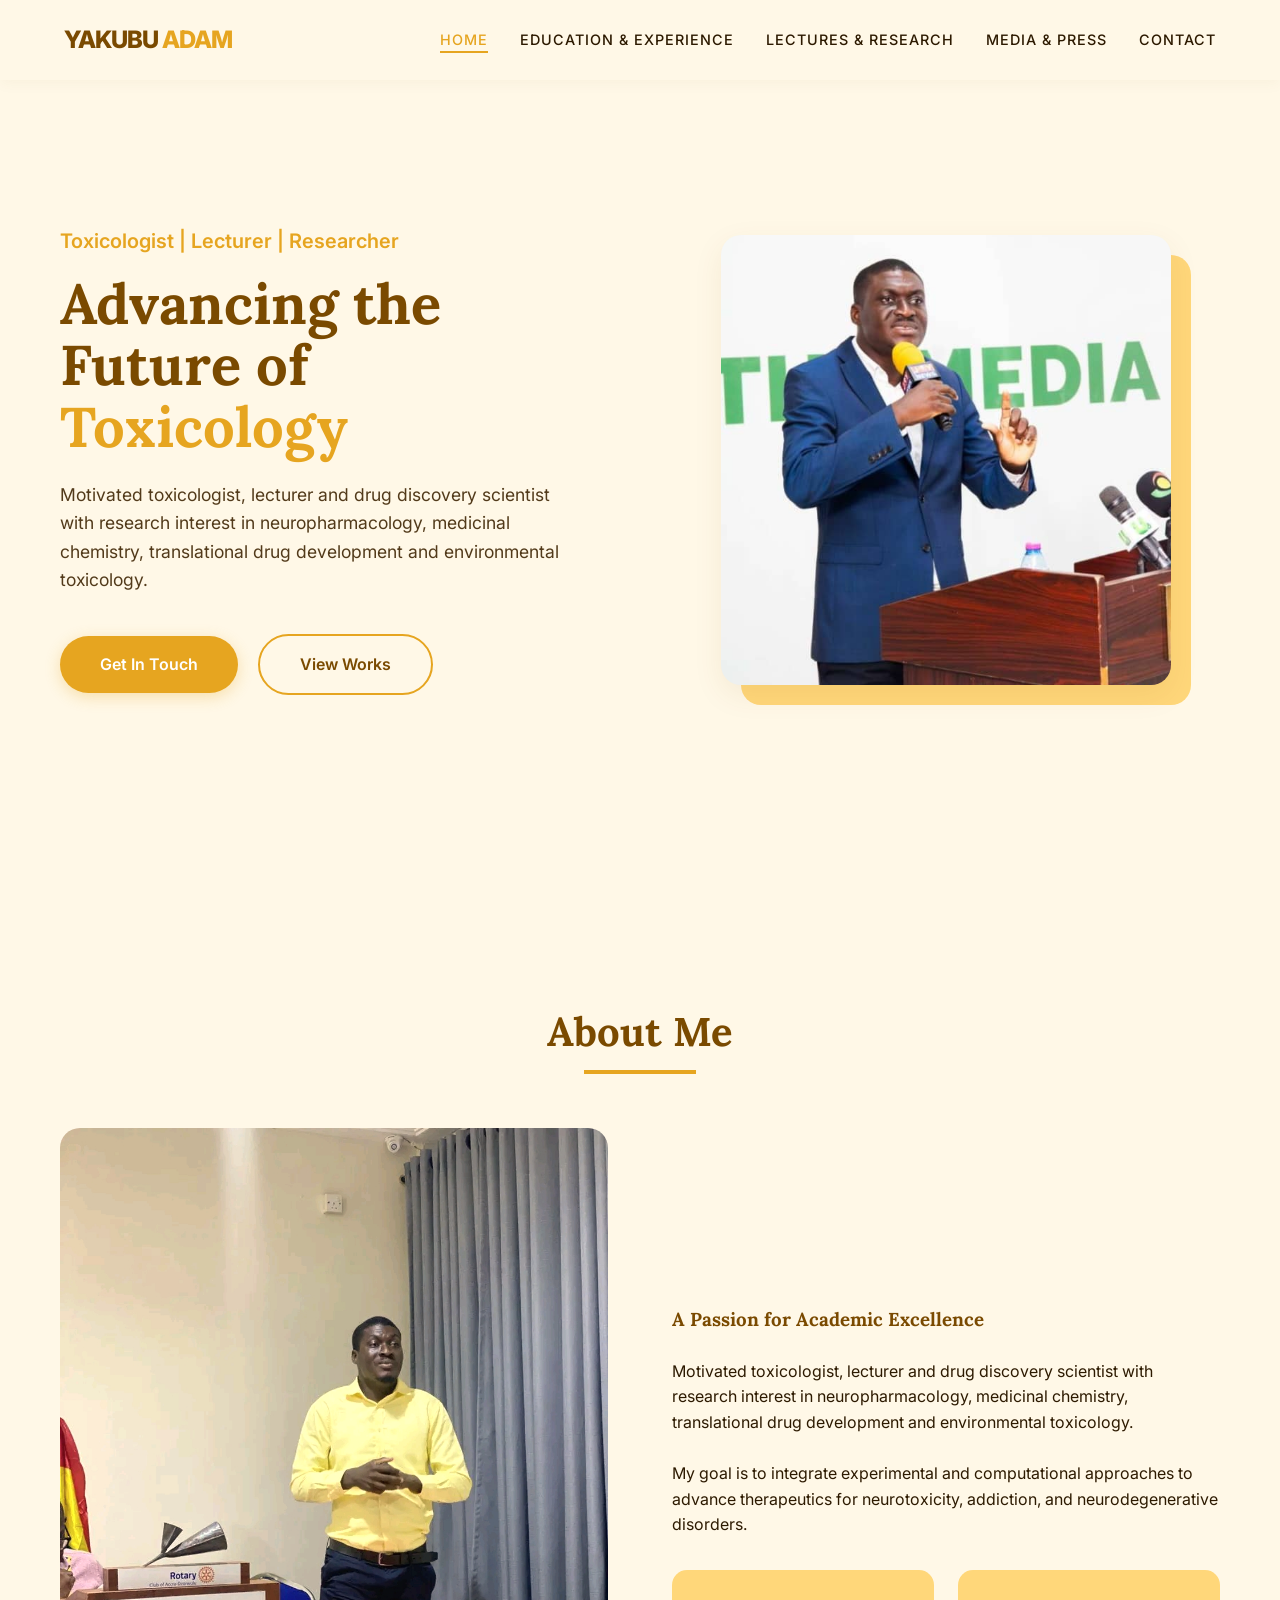
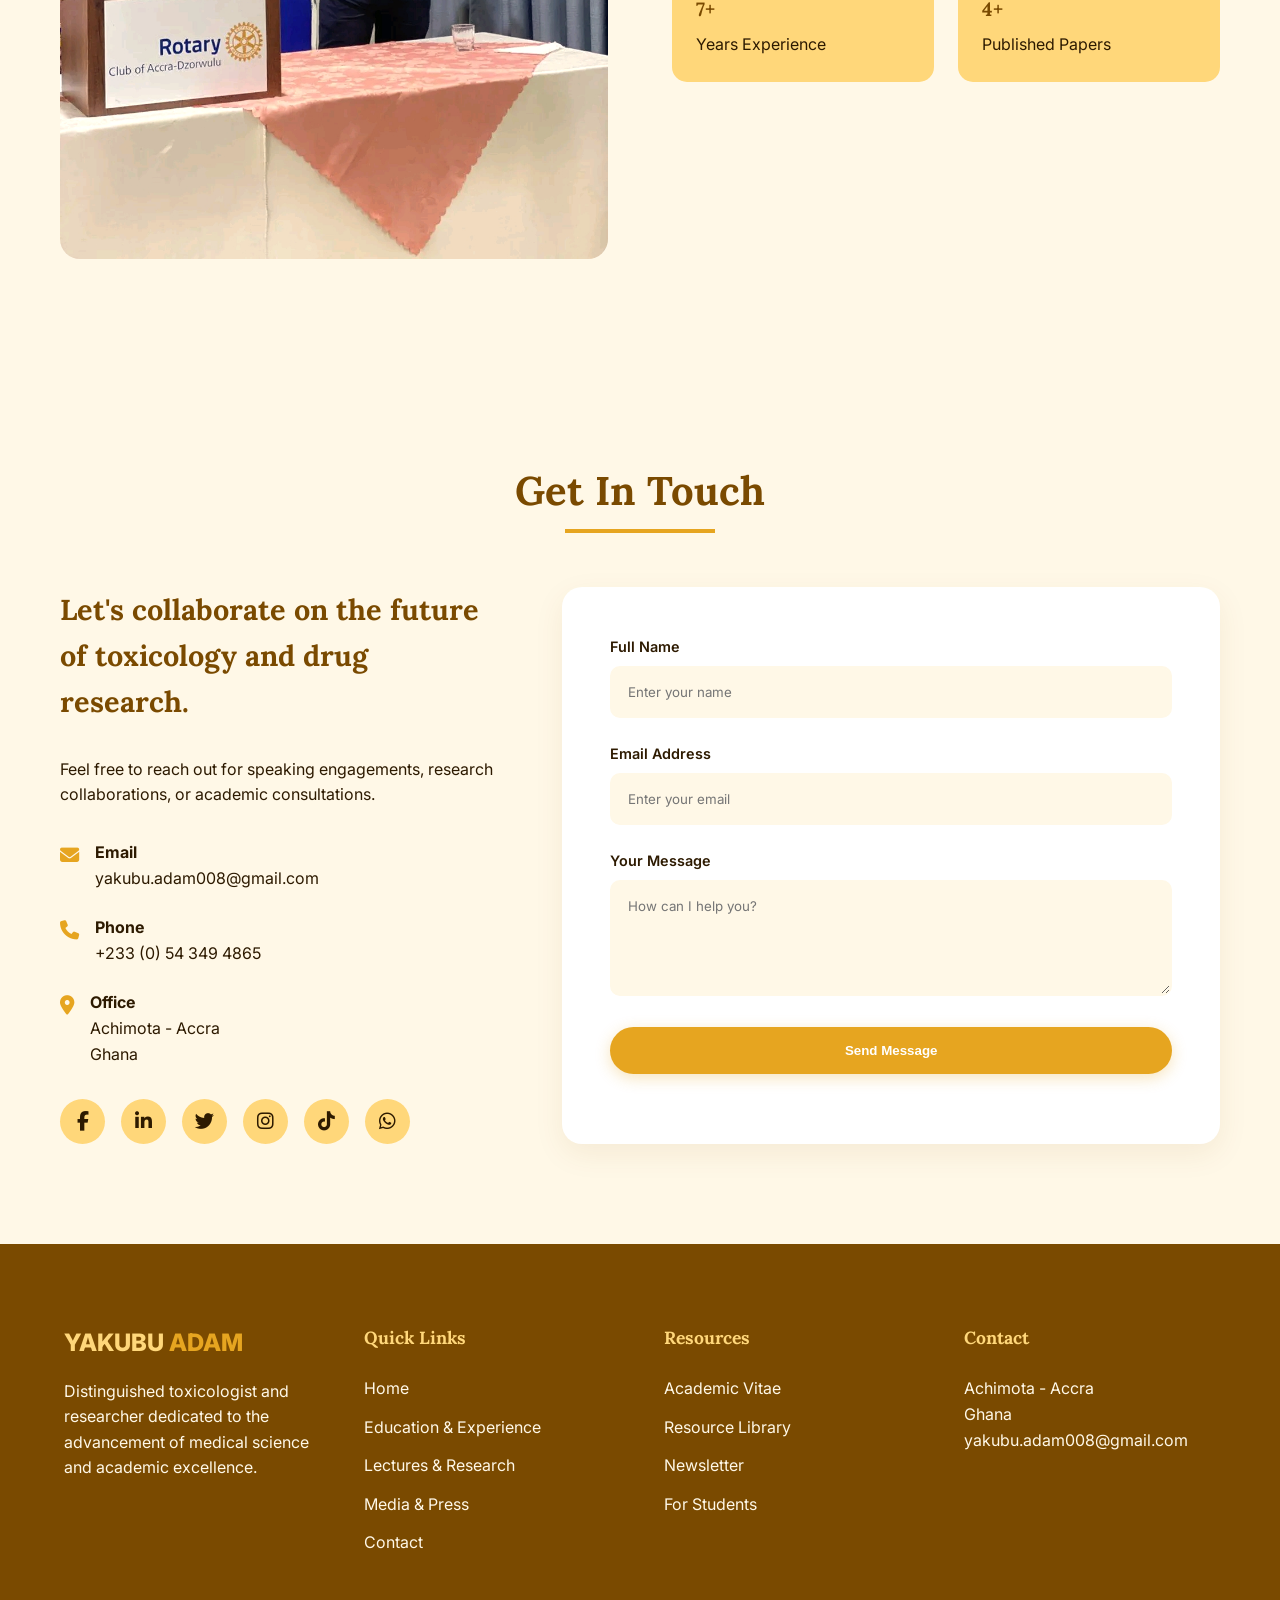
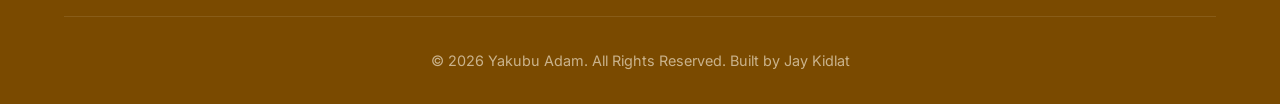
<file: index.html>
<!DOCTYPE html>
<html lang="en">

<head>
    <meta charset="UTF-8">
    <meta name="viewport" content="width=device-width, initial-scale=1.0">
    <meta name="description"
        content="Professional Portfolio of a Distinguished Educator and Researcher. Specializing in Modern Pedagogy and Academic Excellence.">
    <title>Yakubu Adam| Toxicologist, Lecturer and Researcher</title>
<link rel="icon" type="image/png" href="images/favicon.jpg">

    <!-- Google Fonts -->
    <link rel="preconnect" href="https://fonts.googleapis.com">
    <link rel="preconnect" href="https://fonts.gstatic.com" crossorigin>
    <!-- 1. Search Engine Optimization (SEO) Meta Tags -->
    <title>Yakubu Adam | Toxicologist, Researcher & Lecturer</title>
    <meta name="description" content="Official website of Yakubu Adam, a Ghanaian biomedical research scientist, toxicologist, and lecturer specializing in drug discovery and forensic investigation.">
    <meta name="keywords" content="Yakubu Adam, Yakubu Adam Toxicologist, Yakubu Adam Ghana, Toxicologist Ghana, Drug Discovery UCC, Klintaps University">
    <link rel="canonical" href="https://yakubuadam.com" />

    <!-- 2. Open Graph Tags (For Social Media Previews like LinkedIn/Facebook) -->
    <meta property="og:type" content="profile">
    <meta property="og:title" content="Yakubu Adam | Toxicologist & Researcher">
    <meta property="og:description" content="Biomedical research scientist and lecturer specializing in drug discovery, neuropharmacology, and environmental toxicology.">
    <meta property="og:url" content="https://yakubuadam.com">
    <meta property="og:image" content="https://yakubuadam.com/images/yakubu-adam-profile.jpg">

    <!-- 3. Google Structured Data (Schema.org) - Highly Recommended for Personal Brands -->
    <script type="application/ld+json">
    {
      "@context": "https://schema.org",
      "@type": "Person",
      "name": "Yakubu Adam",
      "url": "https://yakubuadam.com",
      "image": "https://yakubuadam.com/images/yakubu-adam-profile.jpg",
      "sameAs": [
        "https://linkedin.com",
        "https://researchgate.net",
        "https://modernghana.com"
      ],
      "jobTitle": "Toxicologist & Lecturer",
      "worksFor": {
        "@type": "EducationalOrganization",
        "name": "Klintaps University College of Health and Allied Sciences"
      },
      "alumniOf": {
        "@type": "EducationalOrganization",
        "name": "University of Cape Coast"
       }} </script>
   
   
    <link
        href="https://fonts.googleapis.com/css2?family=Inter:wght@400;500;600;700;800&family=Lora:ital,wght@0,400;0,700;1,400;1,700&display=swap"
        rel="stylesheet">

    <!-- Font Awesome (for icons) -->
    <link rel="stylesheet" href="https://cdnjs.cloudflare.com/ajax/libs/font-awesome/6.4.0/css/all.min.css">

    <!-- Custom CSS -->
    <link rel="stylesheet" href="style.css">
</head>

<body>

    <!-- Navigation -->
    <nav>
        <div class="nav-logo">YAKUBU <span style="color: var(--primary-gold);">ADAM</span></div>
        <div class="menu-toggle" id="mobile-menu">
            <i class="fas fa-bars"></i>
        </div>
        <ul class="nav-links">
            <li><a href="index.html#hero">Home</a></li>
            <li><a href="education.html#education">Education & Experience</a></li>
            <li><a href="lectures.html#lectures">Lectures & Research</a></li>
            <li><a href="media.html#videos">Media & Press</a></li>
            <li><a href="index.html#contact">Contact</a></li>
        </ul>
    </nav>

    <!-- Hero Section -->
    <section class="hero" id="hero">
        <div class="hero-content reveal">
            <span class="hero-subtitle">Toxicologist | Lecturer | Researcher</span>
            <h1 class="hero-title">Advancing the Future of <span style="color: var(--primary-gold);">Toxicology</span>
            </h1>
            <p class="hero-text">Motivated toxicologist, lecturer and drug discovery scientist with research interest in
                neuropharmacology,
                medicinal chemistry, translational drug development and environmental toxicology.</p>
            <div class="hero-btns">
                <a href="#contact" class="btn">Get In Touch</a>
                <a href="lectures.html#lectures" class="btn"
                    style="background: transparent; color: var(--dark-brown); box-shadow: none; border: 2px solid var(--primary-gold); margin-left: 1rem;">View
                    Works</a>
            </div>
        </div>
        <div class="hero-image-container reveal" style="transition-delay: 0.2s;">
            <div class="hero-image-wrapper">
                <img src="images/Profile.jpg" alt="Yakubu Adam" class="hero-image">
            </div>
        </div>
    </section>

    <!-- About Section -->
    <section class="about" id="about">
        <div class="section-header reveal">
            <h2>About Me</h2>
        </div>
        <div class="about-grid">
            <div class="about-image reveal">
                <img src="images/Yakubu Rotary.jpg" alt="Mr Yakubu Adam" style="border-radius: 20px; filter: sepia(0.2);">
            </div>
            <div class="about-text reveal" style="transition-delay: 0.2s;">
                <h3 class="serif" style="margin-bottom: 1.5rem;">A Passion for Academic Excellence</h3>
                <p>Motivated toxicologist, lecturer and drug discovery scientist with research interest in
                    neuropharmacology,
                    medicinal chemistry, translational drug development and environmental toxicology.</p>
                <br>
                <p>My goal is to integrate experimental and computational approaches to advance therapeutics for
                    neurotoxicity, addiction, and
                    neurodegenerative disorders.</p>

                <div class="about-highlights">
                    <div class="highlight-card">
                        <h3>7+</h3>
                        <p>Years Experience</p>
                    </div>
                    <div class="highlight-card">
                        <h3>4+</h3>
                        <p>Published Papers</p>
                    </div>

                </div>
            </div>
        </div>
    </section>

    <!-- Contact Section -->
    <section class="contact" id="contact">
        <div class="section-header reveal">
            <h2>Get In Touch</h2>
        </div>
        <div class="contact-container">
            <div class="contact-info reveal">
                <h3 class="serif">Let's collaborate on the future of toxicology and drug research.</h3>
                <p>Feel free to reach out for speaking engagements, research collaborations, or academic consultations.
                </p>
                <div style="margin-top: 2rem;">
                    <div class="info-item">
                        <div class="info-icon"><i class="fas fa-envelope"></i></div>
                        <div>
                            <strong>Email</strong>
                            <p>yakubu.adam008@gmail.com</p>
                        </div>
                    </div>
                    <div class="info-item">
                        <div class="info-icon"><i class="fas fa-phone"></i></div>
                        <div>
                            <strong>Phone</strong>
                            <p>+233 (0) 54 349 4865</p>
                        </div>
                    </div>
                    <div class="info-item">
                        <div class="info-icon"><i class="fas fa-map-marker-alt"></i></div>
                        <div>
                            <strong>Office</strong>
                            <p> Achimota - Accra<br>Ghana</p>
                        </div>
                    </div>
                </div>

                <div class="social-links">
                    <a href="https://www.facebook.com/adam.yakubu" target="_blank" class="social-icon"><i class="fab fa-facebook-f"></i></a>
                    <a href="https://www.linkedin.com/in/yakubu-adam-504bba195?utm_source=share&utm_campaign=share_via&utm_content=profile&utm_medium=android_app" target="_blank" class="social-icon"><i class="fab fa-linkedin-in"></i></a>
                    <a href="https://x.com/Bam_0000" target="_blank" class="social-icon"><i class="fab fa-twitter"></i></a>
                    <a href="https://www.instagram.com/y_adam29?igsh=OXVwYXgxZ3JlbWIw" target="_blank" class="social-icon"><i class="fab fa-instagram"></i></a>
                    <a href="https://www.tiktok.com/@yakubutoxicologist?_r=1&_t=ZS-96z26G7IsFs" target="_blank" class="social-icon"><i class="fab fa-tiktok"></i></a>
                    <a href="https://wa.me/+233543494865" target="_blank" class="social-icon"><i class="fab fa-whatsapp"></i></a>
                </div>
            </div>

            <form class="contact-form reveal" id="contactForm" style="transition-delay: 0.2s;" onsubmit="event.preventDefault(); sendEmail();">
                <div class="form-group">
                    <label for="name">Full Name</label>
                    <input type="text" id="name" placeholder="Enter your name" required>
                </div>
                <div class="form-group">
                    <label for="email">Email Address</label>
                    <input type="email" id="email" placeholder="Enter your email" required>
                </div>
                <div class="form-group">
                    <label for="message">Your Message</label>
                    <textarea id="message" rows="5" placeholder="How can I help you?" required></textarea>
                </div>
                <button type="button" onclick="sendEmail()" class="btn" style="width: 100%;">Send Message</button>
                <p id="formStatus" style="margin-top: 1rem; text-align: center; font-weight: 600;"></p>
            </form>
        </div>
    </section>

    <!-- Footer -->
    <footer>
        <div class="footer-content">
            <div class="footer-info">
                <div class="footer-logo">YAKUBU <span style="color: var(--primary-gold);">ADAM</span></div>
                <p>Distinguished toxicologist and researcher dedicated to the advancement of medical science and
                    academic excellence.</p>
            </div>
            <div class="footer-links">
                <h4>Quick Links</h4>
                <ul>
                    <li><a href="index.html#hero">Home</a></li>
                    <li><a href="education.html#education">Education & Experience</a></li>
                    <li><a href="lectures.html#lectures">Lectures & Research</a></li>
                    <li><a href="media.html#videos">Media & Press</a></li>
                    <li><a href="index.html#contact">Contact</a></li>
                </ul>
            </div>
            <div class="footer-links">
                <h4>Resources</h4>
                <ul>
                    <li><a href="education.html">Academic Vitae</a></li>
                    <li><a href="media.html">Resource Library</a></li>
                    <li><a href="lectures.html">Newsletter</a></li>
                    <li><a href="media.html">For Students</a></li>
                </ul>
            </div>
            <div class="footer-links">
                <h4>Contact</h4>
                <p> Achimota - Accra<br>Ghana<br>yakubu.adam008@gmail.com</p>
            </div>
        </div>
        <div class="footer-bottom">
            <p>&copy; 2026 Yakubu Adam. All Rights Reserved. Built by <a href="https://wa.me/233507402186" target="_blank"> Jay Kidlat</p>
        </div>
    </footer>

    <!-- Back to top -->
    <div class="back-to-top" id="backToTop">
        <i class="fas fa-arrow-up"></i>
    </div>

    <!-- Custom JS -->
    <script src="script.js"></script>
</body>

</html>
</file>
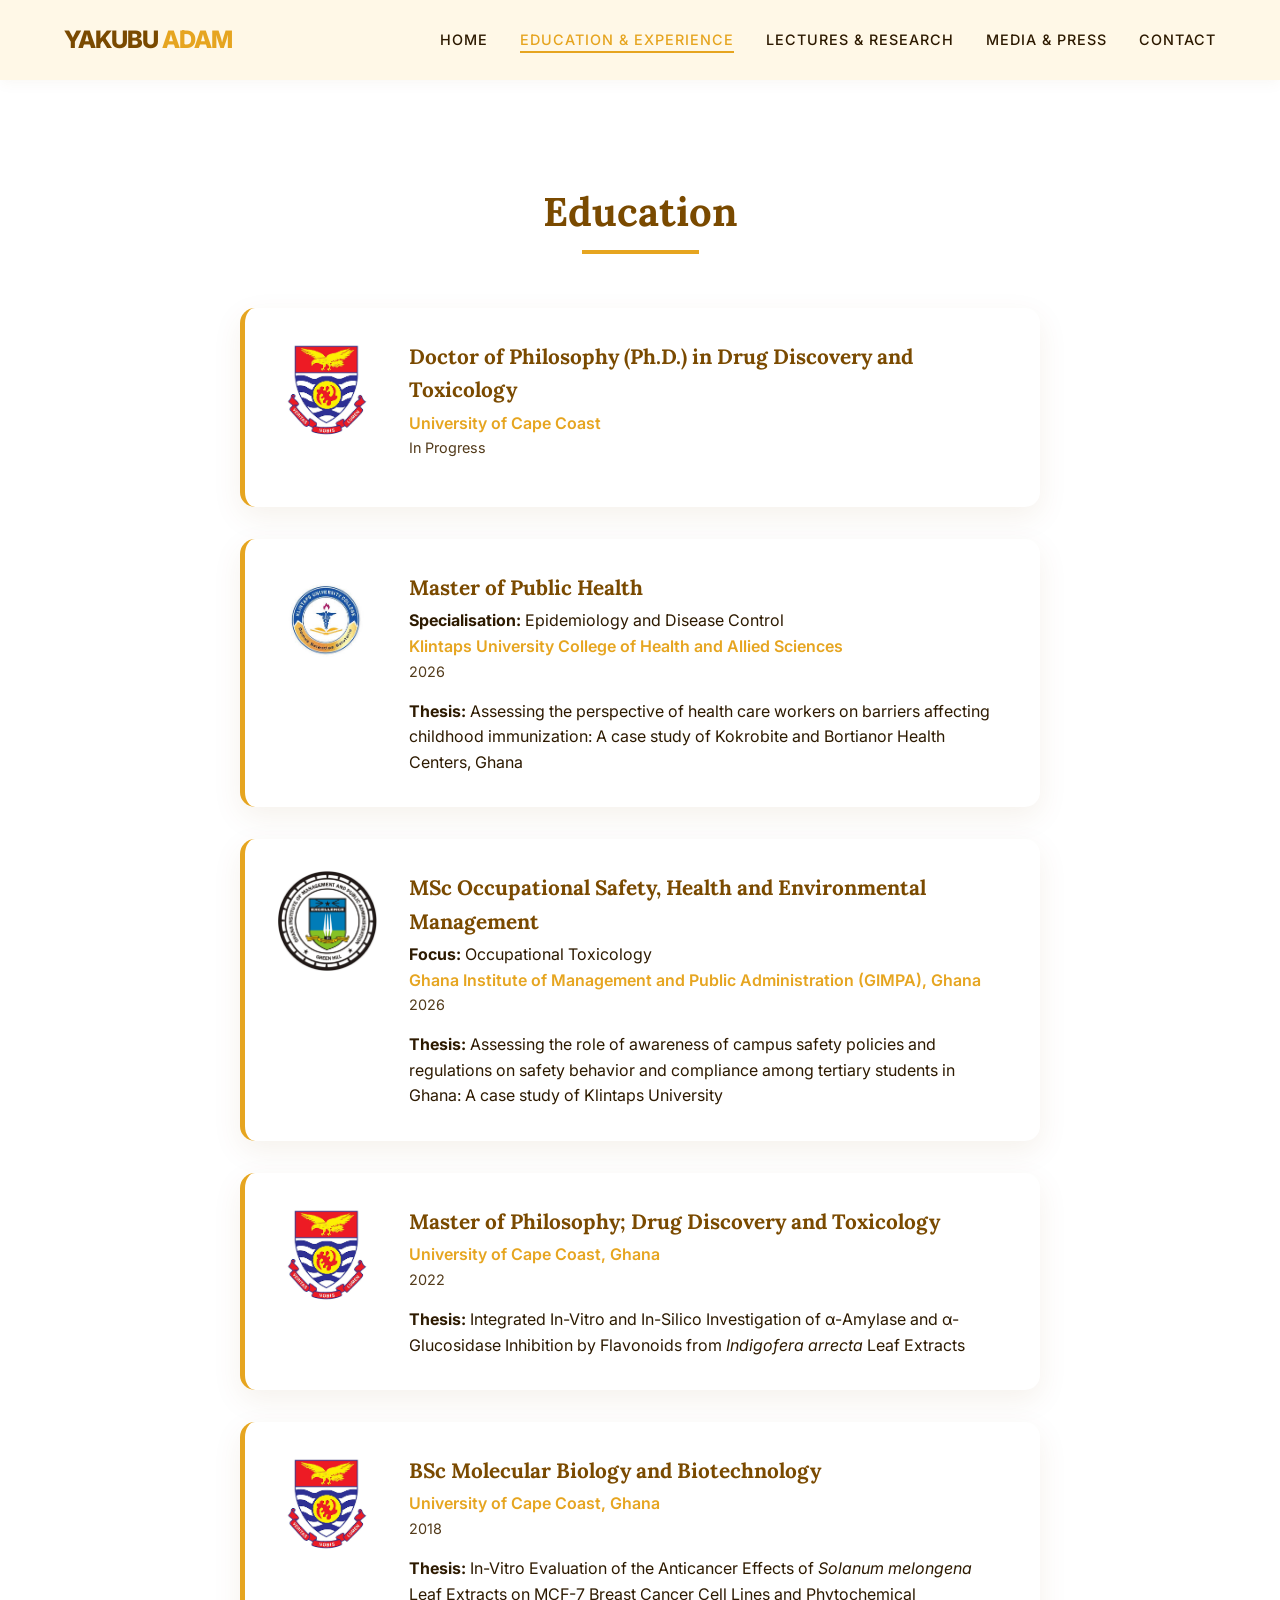
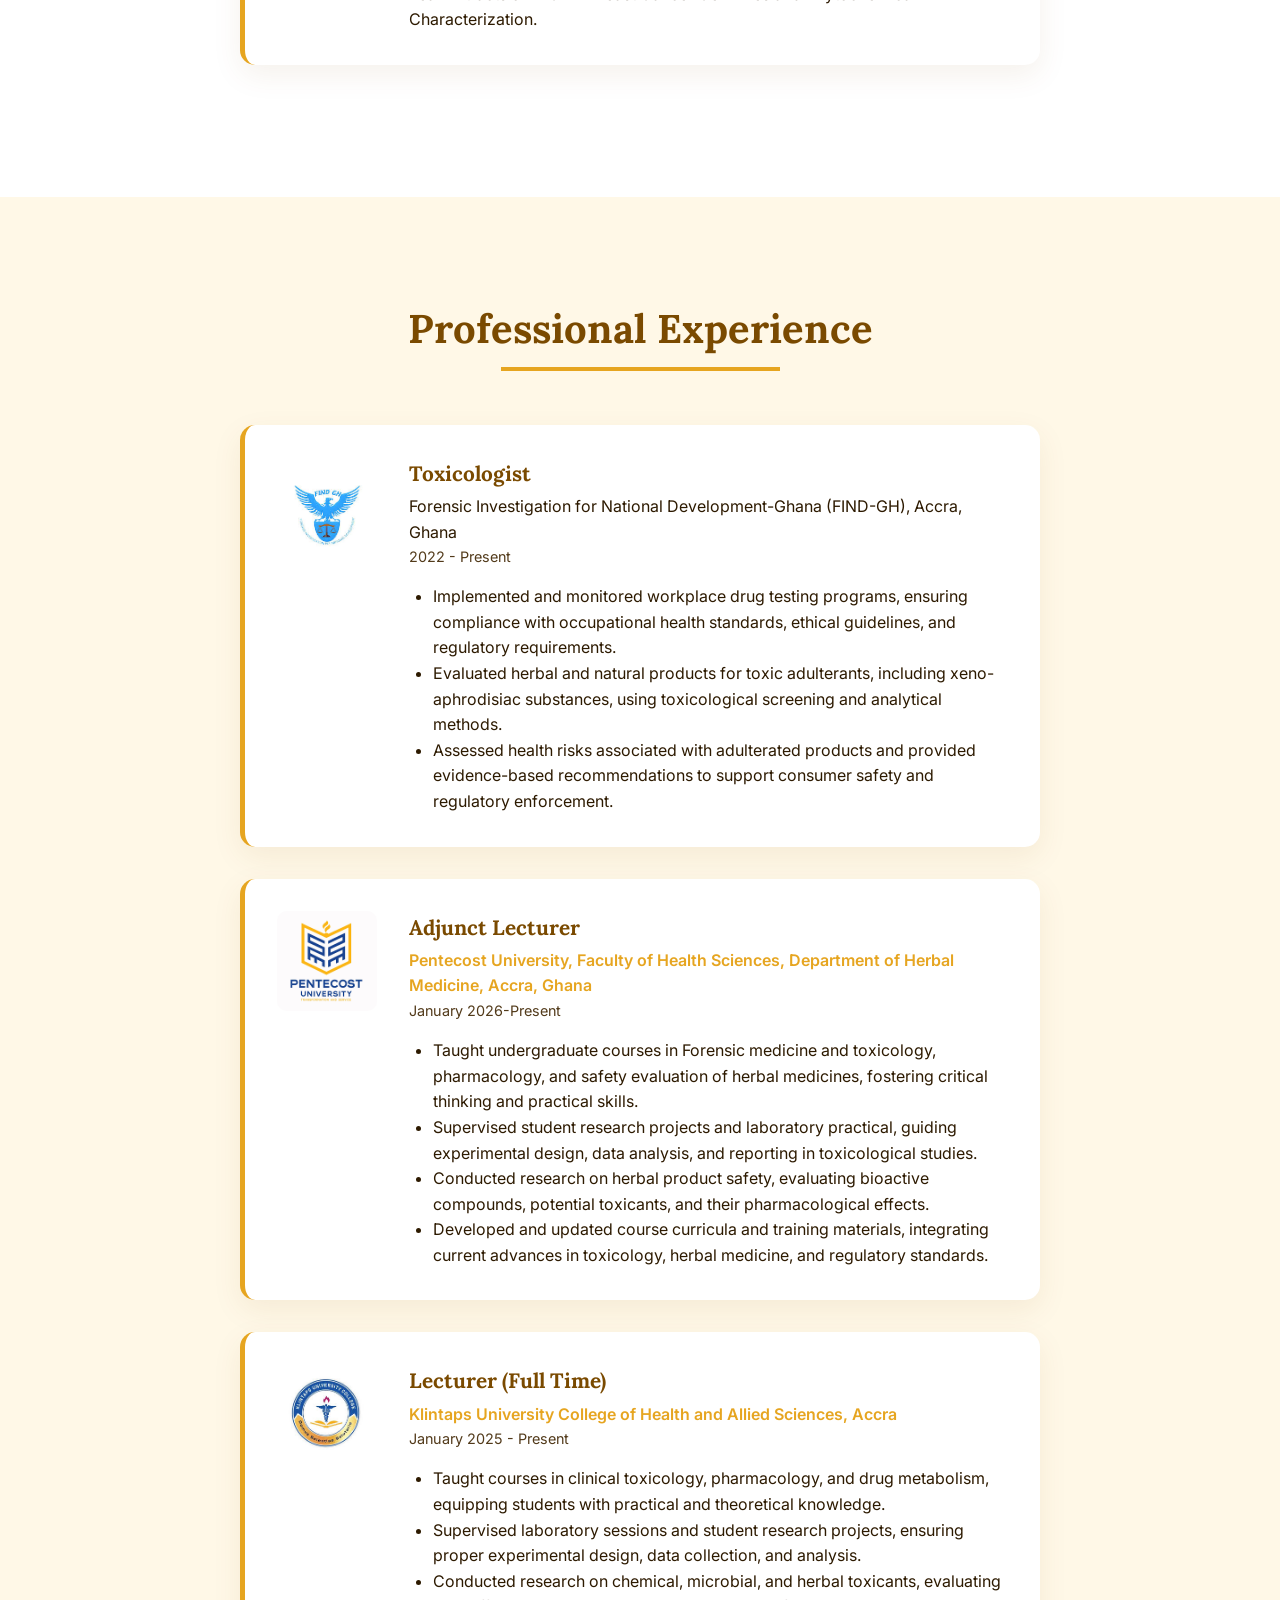
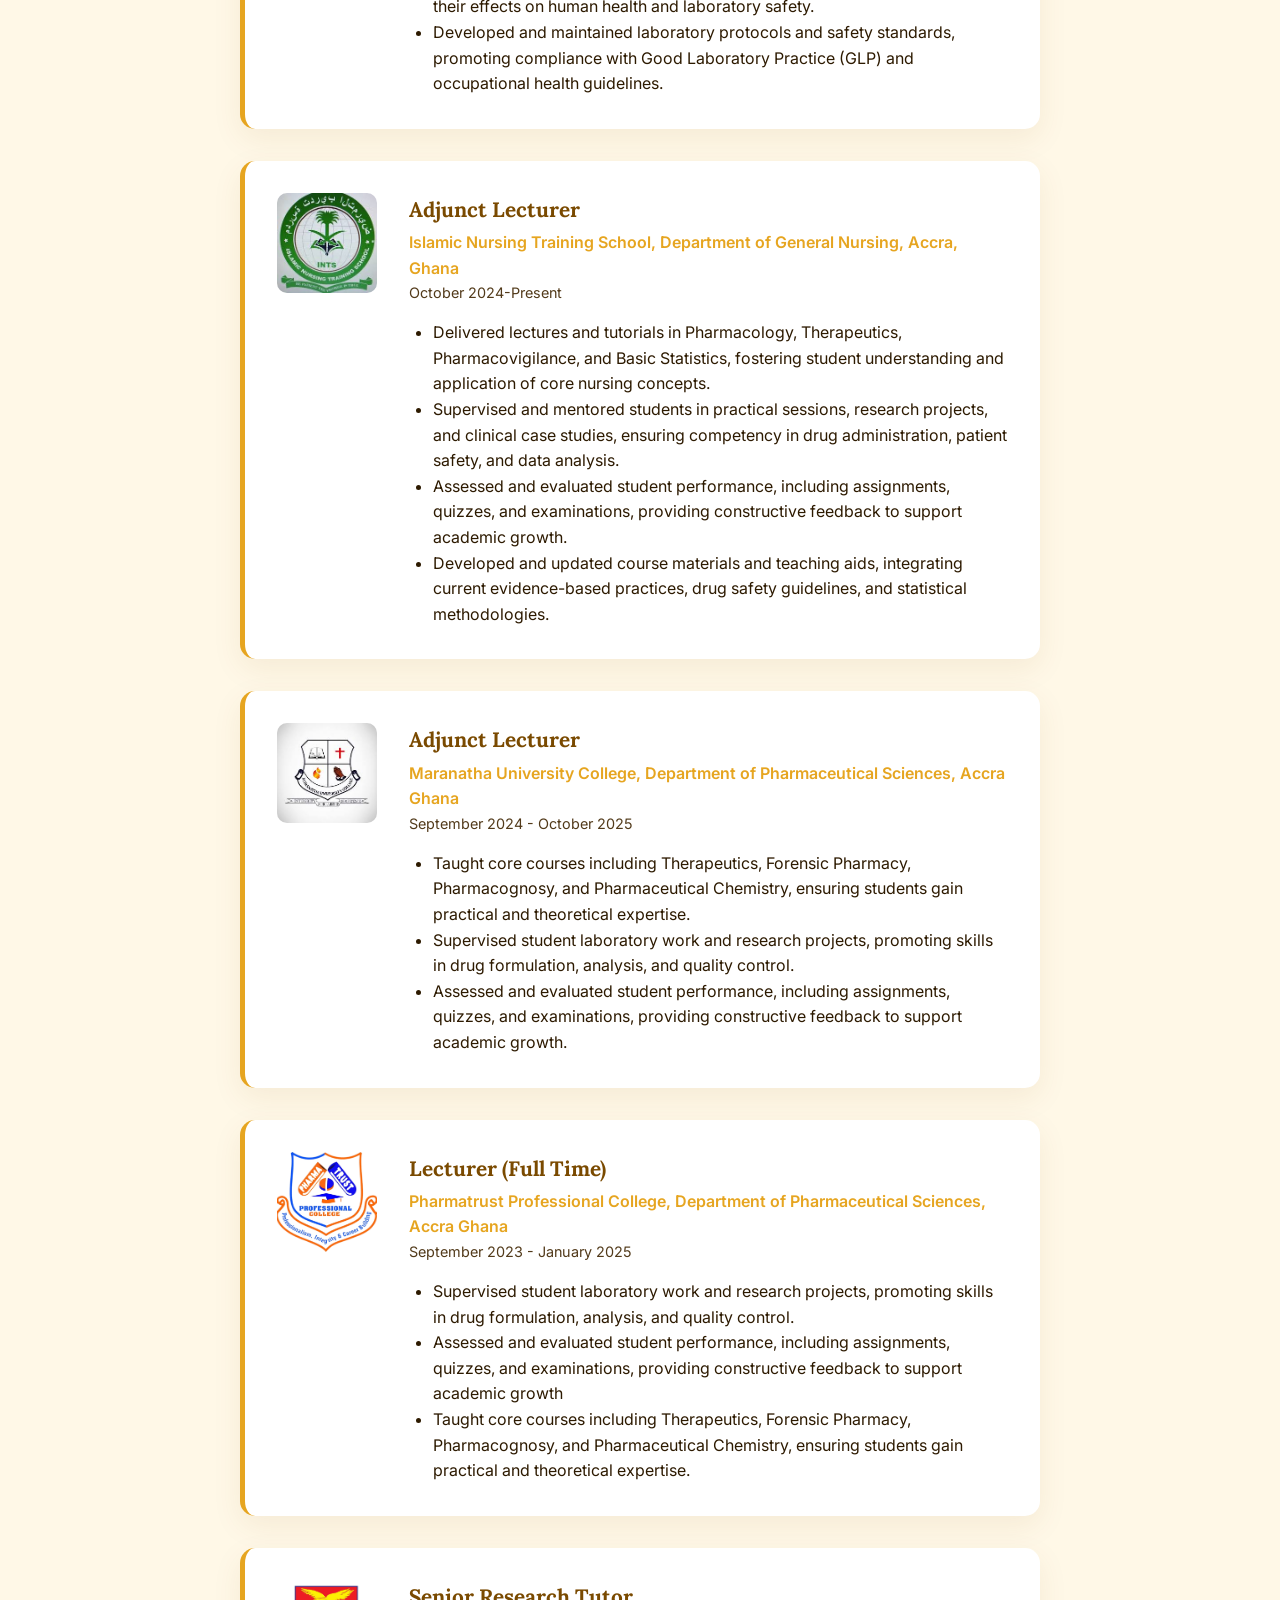
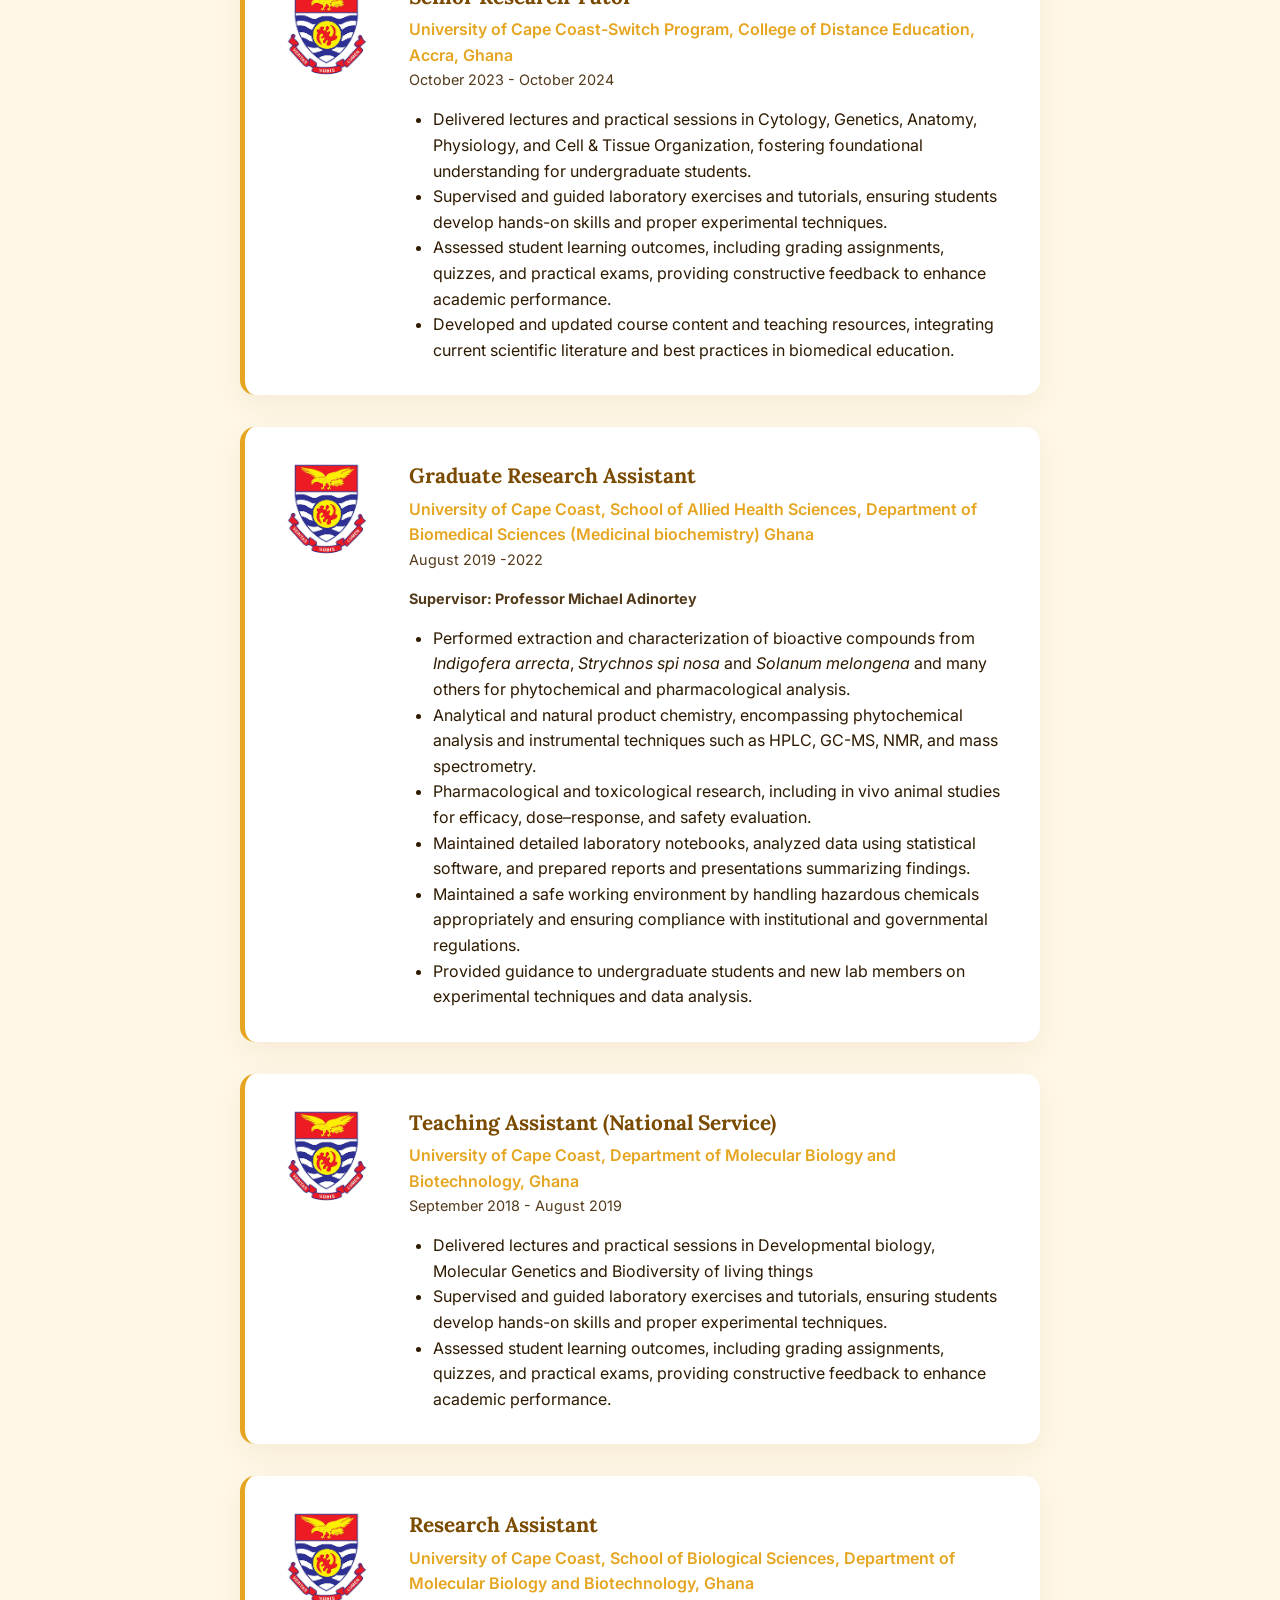
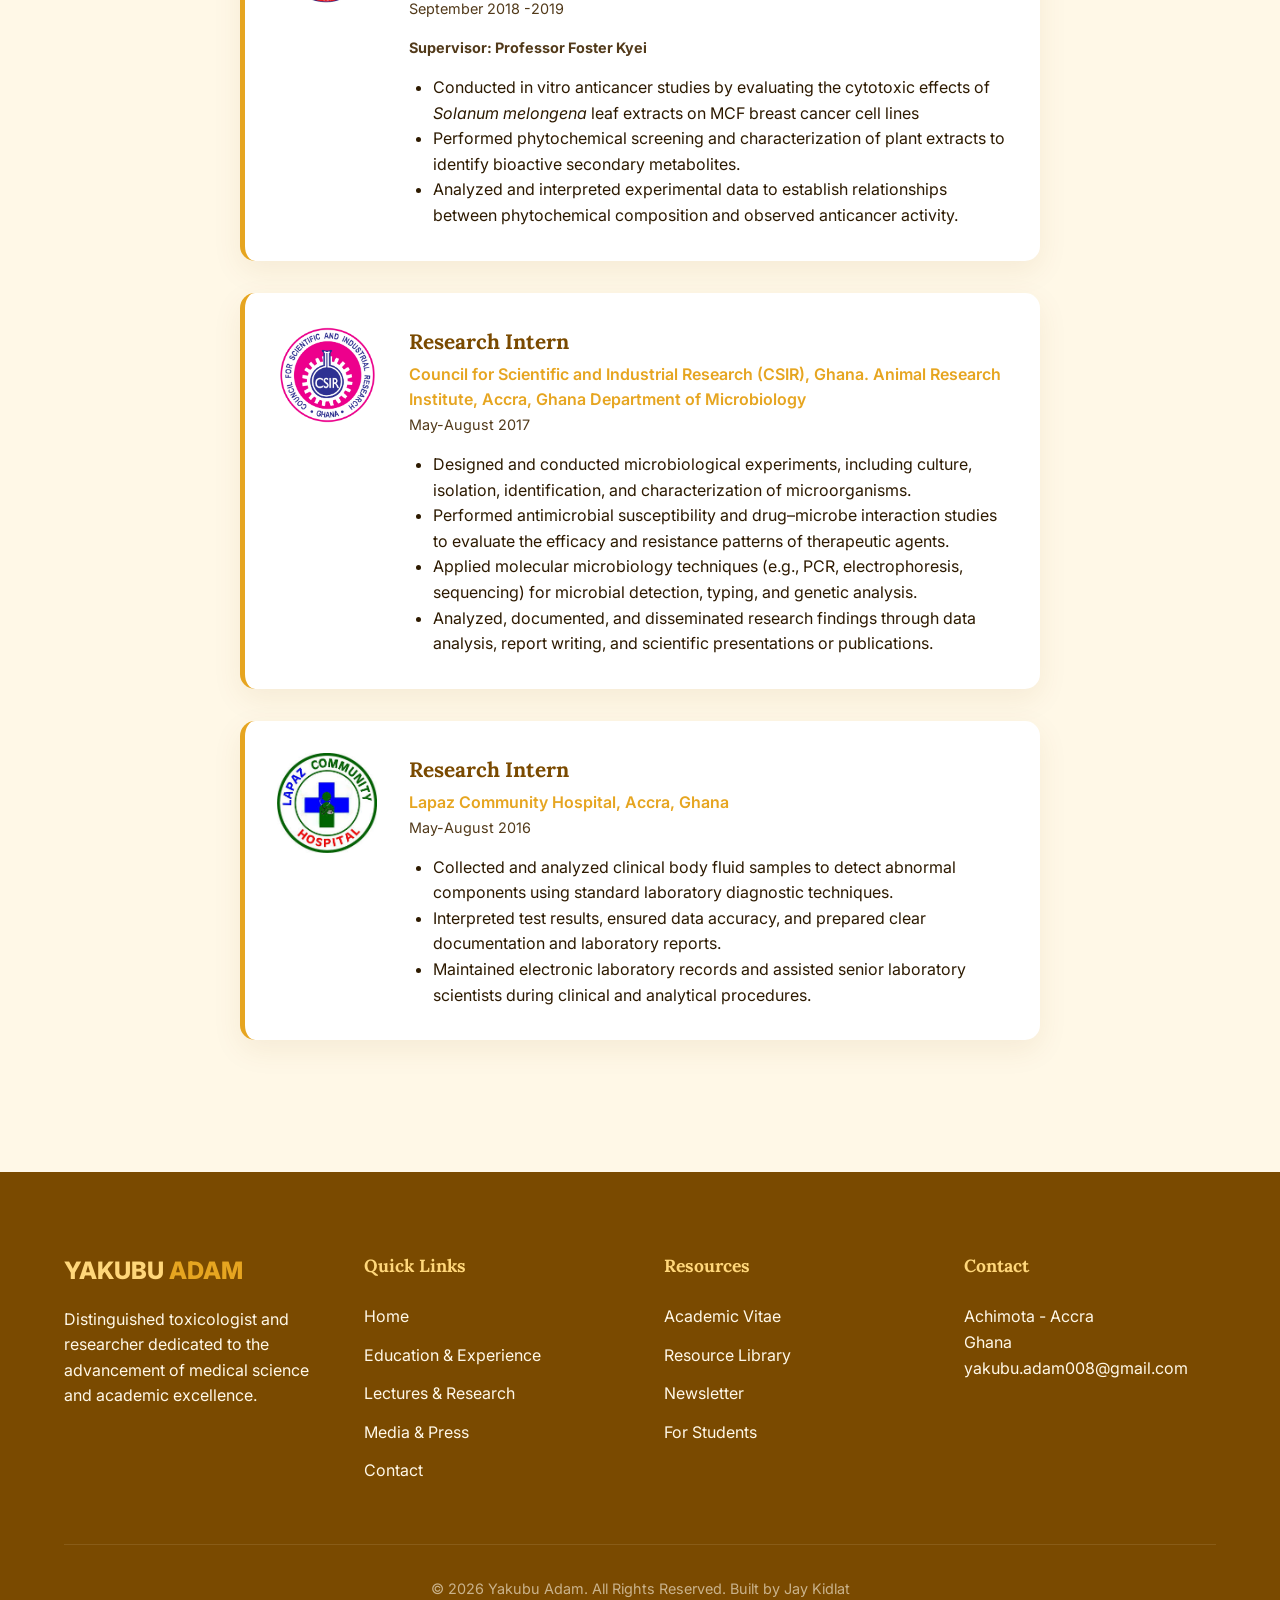
<file: education.html>
<!DOCTYPE html>
<html lang="en">

<head>
    <meta charset="UTF-8">
    <meta name="viewport" content="width=device-width, initial-scale=1.0">
    <meta name="description"
        content="Professional Portfolio - Education and Experience of Yakubu Adam.">
    <title>Education & Experience | Yakubu Adam</title>

    <!-- Google Fonts -->
    <link rel="preconnect" href="https://fonts.googleapis.com">
    <link rel="preconnect" href="https://fonts.gstatic.com" crossorigin>
    <link
        href="https://fonts.googleapis.com/css2?family=Inter:wght@400;500;600;700;800&family=Lora:ital,wght@0,400;0,700;1,400;1,700&display=swap"
        rel="stylesheet">

    <!-- Font Awesome (for icons) -->
    <link rel="stylesheet" href="https://cdnjs.cloudflare.com/ajax/libs/font-awesome/6.4.0/css/all.min.css">

    <!-- Custom CSS -->
    <link rel="stylesheet" href="style.css">
</head>

<body>

    <!-- Navigation -->
    <nav>
        <div class="nav-logo">YAKUBU <span style="color: var(--primary-gold);">ADAM</span></div>
        <div class="menu-toggle" id="mobile-menu">
            <i class="fas fa-bars"></i>
        </div>
        <ul class="nav-links">
            <li><a href="index.html#hero">Home</a></li>
            <li><a href="education.html#education" class="active">Education & Experience</a></li>
            <li><a href="lectures.html#lectures">Lectures & Research</a></li>
            <li><a href="media.html#videos">Media & Press</a></li>
            <li><a href="index.html#contact">Contact</a></li>
        </ul>
    </nav>

    <div style="margin-top: 80px;"></div>

    <!-- Education Section -->
    <section class="education" id="education"
        style="background: var(--white); width: 100vw; max-width: none; margin-left: calc(-50vw + 50%);">
        <div style="max-width: var(--container-width); margin: 0 auto; padding: 0 20px;">
            <div class="section-header reveal">
                <h2>Education</h2>
            </div>
            <div class="timeline">

                <!--Education Item 1-->
                <div class="timeline-item reveal">
                    <img src="images/ucc logo.png" alt="UCC Logo" class="timeline-img">
                    <div class="timeline-content">
                        <h3>Doctor of Philosophy (Ph.D.) in Drug Discovery and Toxicology</h3>
                        <p class="timeline-sub">University of Cape Coast</p>
                        <span class="timeline-year">In Progress</span>
                 </div>
                </div>
                <!-- Education Item 2 -->
                <div class="timeline-item reveal">
                    <img src="images/klintaps logo.jpg" alt="Klintaps University Logo" class="timeline-img">
                    <div class="timeline-content">
                        <h3>Master of Public Health</h3>
                        <p><strong>Specialisation:</strong> Epidemiology and Disease Control</p>
                        <p class="timeline-sub">Klintaps University College of Health and Allied Sciences</p>
                        <span class="timeline-year">2026</span>
                        <p><strong>Thesis:</strong> Assessing the perspective of health care workers on barriers affecting childhood immunization: A case study of Kokrobite and Bortianor Health Centers, Ghana </p>
                    </div>
                </div>
                <!-- Education Item 3 -->
                <div class="timeline-item reveal">
                    <img src="images/gimpa logo.jpg" alt="University Logo" class="timeline-img">
                    <div class="timeline-content">
                        <h3>MSc Occupational Safety, Health and Environmental Management </h3>
                        <p><strong>Focus:</strong> Occupational Toxicology</p>
                        <p class="timeline-sub">Ghana Institute of Management and Public Administration (GIMPA), Ghana
                        </p>
                        <span class="timeline-year">2026</span>
                        <p><strong>Thesis:</strong> Assessing the role of awareness of campus safety policies and regulations on safety behavior and compliance among tertiary students in Ghana: A case study of Klintaps University</p>
                    </div>
                </div>
                <!-- Education Item 4 -->
                <div class="timeline-item reveal">
                    <img src="images/ucc logo.png" alt="University Logo" class="timeline-img">
                    <div class="timeline-content">
                        <h3>Master of Philosophy; Drug Discovery and Toxicology </h3>
                        <p class="timeline-sub">University of Cape Coast, Ghana</p>
                        <span class="timeline-year">2022</span>
                        <p><strong>Thesis:</strong> Integrated In-Vitro and In-Silico Investigation of α-Amylase and α-Glucosidase Inhibition by Flavonoids from <i>Indigofera arrecta</i> Leaf Extracts</p>
                    </div>
                </div>
                <!-- Education Item 5 -->
                <div class="timeline-item reveal">
                    <img src="images/ucc logo.png" alt="Institutional Logo" class="timeline-img">
                    <div class="timeline-content">
                        <h3>BSc Molecular Biology and Biotechnology</h3>
                        <p class="timeline-sub">University of Cape Coast, Ghana</p>
                        <span class="timeline-year">2018</span>
                        <p><strong>Thesis:</strong> In-Vitro Evaluation of the Anticancer Effects of <i>Solanum melongena</i> Leaf Extracts on MCF-7 Breast Cancer Cell Lines and Phytochemical Characterization.</p>
                    </div>
                </div>
            </div>
        </div>
    </section>

    <!-- Professional Experience Section -->
    <section class="experience" id="experience">
        <div class="section-header reveal">
            <h2>Professional Experience</h2>
        </div>
        <div class="timeline">
            <!-- Experience Item 1 -->
            <div class="timeline-item reveal">
                <img src="images/find logo.jpg" alt="Organization Logo" class="timeline-img">
                <div class="timeline-content">
                    <h3>Toxicologist</h3>
                    <p>Forensic Investigation for National Development-Ghana (FIND-GH), Accra, Ghana</p>
                    <span class="timeline-year">2022 - Present</span>
                    <ul>
                        <li>Implemented and monitored workplace drug testing programs, ensuring compliance with occupational health standards, ethical guidelines, and regulatory requirements.</li>
                        <li>Evaluated herbal and natural products for toxic adulterants, including xeno-aphrodisiac substances, using toxicological screening and analytical methods.</li>
                        <li>Assessed health risks associated with adulterated products and provided evidence-based recommendations to support consumer safety and regulatory enforcement.</li>
                    </ul>
                </div>
            </div>
            <!-- Experience Item 2 -->
            <div class="timeline-item reveal">
                <img src="images/pentecost logo.png" alt="Organization Logo" class="timeline-img">
                <div class="timeline-content">
                    <h3>Adjunct Lecturer</h3>
                    <p class="timeline-sub">Pentecost University, Faculty of Health Sciences, Department of Herbal Medicine, Accra, Ghana</p>
                    <span class="timeline-year">January 2026-Present</span>
                    <ul>
                        <li>Taught undergraduate courses in Forensic medicine and toxicology, pharmacology, and safety evaluation of herbal medicines, fostering critical thinking and practical skills.</li>
                        <li>Supervised student research projects and laboratory practical, guiding experimental design, data analysis, and reporting in toxicological studies.</li>
                        <li>Conducted research on herbal product safety, evaluating bioactive compounds, potential toxicants, and their pharmacological effects.</li>
                        <li>Developed and updated course curricula and training materials, integrating current advances in toxicology, herbal medicine, and regulatory standards.</li>
                    </ul>
                </div>
            </div>
            <!-- Experience Item 3 -->
            <div class="timeline-item reveal">
                <img src="images/klintaps logo.jpg" alt="Organization Logo" class="timeline-img">
                <div class="timeline-content">
                    <h3>Lecturer (Full Time)</h3>
                    <p class="timeline-sub">Klintaps University College of Health and Allied Sciences, Accra</p>
                    <span class="timeline-year">January 2025 - Present</span>
                    <ul>
                        <li>Taught courses in clinical toxicology, pharmacology, and drug metabolism, equipping students
                            with practical and theoretical knowledge.</li>
                        <li>Supervised laboratory sessions and student research projects, ensuring proper experimental
                            design, data collection, and analysis.</li>
                        <li>Conducted research on chemical, microbial, and herbal toxicants, evaluating their effects on
                            human health and laboratory safety.</li>
                        <li>Developed and maintained laboratory protocols and safety standards, promoting compliance
                            with Good Laboratory Practice (GLP) and occupational health guidelines.</li>
                    </ul>
                </div>
            </div>
            <!-- Experience Item 4 -->
            <div class="timeline-item reveal">
                <img src="images/islamic logo.jpg" alt="Organization Logo" class="timeline-img">
                <div class="timeline-content">
                    <h3>Adjunct Lecturer</h3>
                    <p class="timeline-sub">Islamic Nursing Training School, Department of General Nursing, Accra, Ghana
                    </p>
                    <span class="timeline-year">October 2024-Present</span>
                    <ul>
                        <li>Delivered lectures and tutorials in Pharmacology, Therapeutics, Pharmacovigilance, and Basic
                            Statistics,
                            fostering student understanding and application of core nursing concepts.</li>
                        <li>Supervised and mentored students in practical sessions, research projects, and clinical case
                            studies,
                            ensuring competency in drug administration, patient safety, and data analysis.</li>
                        <li>Assessed and evaluated student performance, including assignments, quizzes, and
                            examinations, providing
                            constructive feedback to support academic growth.</li>
                        <li>Developed and updated course materials and teaching aids, integrating current evidence-based
                            practices,
                            drug safety guidelines, and statistical methodologies. </li>
                    </ul>
                </div>
            </div>
            <!-- Experience Item 5 -->
            <div class="timeline-item reveal">
                <img src="images/maranatha.jpg" alt="Organization Logo" class="timeline-img">
                <div class="timeline-content">
                    <h3>Adjunct Lecturer</h3>
                    <p class="timeline-sub">Maranatha University College, Department of Pharmaceutical Sciences, Accra Ghana</p>
                    <span class="timeline-year">September 2024 - October 2025</span>
                    <ul>
                        <li>Taught core courses including Therapeutics, Forensic Pharmacy, Pharmacognosy, and Pharmaceutical
                            Chemistry, ensuring students gain practical and theoretical expertise.</li>
                        <li>Supervised student laboratory work and research projects, promoting skills in drug formulation, analysis,
                            and quality control.</li>
                        <li>Assessed and evaluated student performance, including assignments, quizzes, and examinations, providing
                            constructive feedback to support academic growth.</li>
                    </ul>
                </div>
            </div>

             <!-- Experience Item 6 -->
            <div class="timeline-item reveal">
                <img src="images/pharmatrust.png" alt="Organization Logo" class="timeline-img">
                <div class="timeline-content">
                    <h3>Lecturer (Full Time)</h3>
                    <p class="timeline-sub">Pharmatrust Professional College, Department of Pharmaceutical Sciences, Accra Ghana</p>
                    <span class="timeline-year">September 2023 - January 2025</span>
                    <ul>
                        <li>Supervised student laboratory work and research projects, promoting skills in drug formulation, analysis,
                            and quality control.</li>
                        <li>Assessed and evaluated student performance, including assignments, quizzes, and examinations, providing
                            constructive feedback to support academic growth</li>
                        <li>Taught core courses including Therapeutics, Forensic Pharmacy, Pharmacognosy, and Pharmaceutical
                            Chemistry, ensuring students gain practical and theoretical expertise.</li>
                    </ul>
                </div>
            </div>

             <!-- Experience Item 7 -->
             <div class="timeline-item reveal">
                <img src="images/ucc logo.png" alt="Organization Logo" class="timeline-img">
                <div class="timeline-content">
                    <h3>Senior Research Tutor</h3>
                    <p class="timeline-sub">University of Cape Coast-Switch Program, College of Distance Education, Accra, Ghana</p>
                    <span class="timeline-year">October 2023 - October 2024</span>
                    <ul>
                        <li>Delivered lectures and practical sessions in Cytology, Genetics, Anatomy, Physiology, and Cell & Tissue
                            Organization, fostering foundational understanding for undergraduate students.</li>
                        <li>Supervised and guided laboratory exercises and tutorials, ensuring students develop hands-on skills and
                            proper experimental techniques.</li>
                        <li>Assessed student learning outcomes, including grading assignments, quizzes, and practical exams,
                            providing constructive feedback to enhance academic performance.</li>
                        <li>Developed and updated course content and teaching resources, integrating current scientific literature and
                            best practices in biomedical education.</li>
                    </ul>
                </div>
            </div>

             

            <!-- Experience Item 8 -->
                <div class="timeline-item reveal">
                    <img src="images/ucc logo.png" alt="Organization Logo" class="timeline-img">
                    <div class="timeline-content">
                        <h3>Graduate Research Assistant</h3>
                        <p class="timeline-sub">University of Cape Coast,   School of Allied Health Sciences, Department of Biomedical Sciences (Medicinal
biochemistry) Ghana</p>
                        <span class="timeline-year">August 2019 -2022</span>
                        <span class="timeline-year"><strong>Supervisor: Professor Michael Adinortey</strong></span>
                        <ul>
                            <li>Performed extraction and characterization of bioactive compounds from <i>Indigofera arrecta</i>, <i>Strychnos
spi nosa</i> and <i>Solanum melongena</i> and many others for phytochemical and pharmacological analysis.</li>
                            <li>Analytical and natural product chemistry, encompassing phytochemical analysis and instrumental
techniques such as HPLC, GC-MS, NMR, and mass spectrometry.</li>
                            <li>Pharmacological and toxicological research, including in vivo animal studies for efficacy, dose–response,
and safety evaluation.</li>
                            <li>Maintained detailed laboratory notebooks, analyzed data using statistical software, and prepared reports
and presentations summarizing findings.</li>
                            <li>Maintained a safe working environment by handling hazardous chemicals appropriately and ensuring
compliance with institutional and governmental regulations.</li>
                            <li>Provided guidance to undergraduate students and new lab members on experimental techniques and data
analysis.</li>
                        </ul>
                    </div>
                </div>

             <!-- Experience Item 9 -->
             <div class="timeline-item reveal">
                <img src="images/ucc logo.png" alt="Organization Logo" class="timeline-img">
                <div class="timeline-content">
                    <h3>Teaching Assistant (National Service)</h3>
                    <p class="timeline-sub">University of Cape Coast,  Department of Molecular Biology and Biotechnology, Ghana</p>
                    <span class="timeline-year">September 2018 - August 2019</span>
                    <ul>
                        <li>Delivered lectures and practical sessions in Developmental biology, Molecular Genetics and Biodiversity of
                            living things</li>
                        <li>Supervised and guided laboratory exercises and tutorials, ensuring students develop hands-on skills and
                            proper experimental techniques.</li>
                        <li>Assessed student learning outcomes, including grading assignments, quizzes, and practical exams,
                            providing constructive feedback to enhance academic performance.</li>
                    </ul>
                </div>
            </div>
                <!-- Experience Item 10 -->
                <div class="timeline-item reveal">
                    <img src="images/ucc logo.png" alt="Organization Logo" class="timeline-img">
                    <div class="timeline-content">
                        <h3>Research Assistant</h3>
                        <p class="timeline-sub">University of Cape Coast, School of Biological Sciences, Department of Molecular Biology and Biotechnology, Ghana</p>
                        <span class="timeline-year">September 2018 -2019</span>
                        <span class="timeline-year"><strong>Supervisor: Professor Foster Kyei</strong></span>
                        <ul>
                            <li>Conducted in vitro anticancer studies by evaluating the cytotoxic effects of <i>Solanum melongena</i> leaf
extracts on MCF breast cancer cell lines</li>
                            <li>Performed phytochemical screening and characterization of plant extracts to identify bioactive secondary
metabolites.</li>
                            <li> Analyzed and interpreted experimental data to establish relationships between phytochemical composition
and observed anticancer activity.</li>
                        </ul>
                    </div>
                </div>

                <!-- Experience Item 11 -->
                    <div class="timeline-item reveal">
                        <img src="images/csir logo.png" alt="Organization Logo" class="timeline-img">
                        <div class="timeline-content">
                            <h3>Research Intern</h3>
                            <p class="timeline-sub">Council for Scientific and Industrial Research (CSIR), Ghana. Animal Research Institute, Accra, Ghana
Department of Microbiology</p>
                            <span class="timeline-year">May-August 2017</span>
                            <ul>
                                <li>Designed and conducted microbiological experiments, including culture, isolation, identification, and
characterization of microorganisms.</li>
                                <li>Performed antimicrobial susceptibility and drug–microbe interaction studies to evaluate the efficacy and
resistance patterns of therapeutic agents.</li>
                                <li> Applied molecular microbiology techniques (e.g., PCR, electrophoresis, sequencing) for microbial
detection, typing, and genetic analysis.</li>
                                <li>Analyzed, documented, and disseminated research findings through data analysis, report writing, and
scientific presentations or publications.</li>
                            </ul>
                        </div>
                    </div>

                    <!-- Experience Item 12 -->
                    <div class="timeline-item reveal">
                        <img src="images/lapaz logo.jpg" alt="Organization Logo" class="timeline-img">
                        <div class="timeline-content">
                            <h3>Research Intern</h3>
                            <p class="timeline-sub"> Lapaz Community Hospital, Accra, Ghana</p>
                            <span class="timeline-year">May-August 2016</span>
                            <ul>
                                <li>Collected and analyzed clinical body fluid samples to detect abnormal components using standard
laboratory diagnostic techniques.</li>
                                <li>Interpreted test results, ensured data accuracy, and prepared clear documentation and laboratory reports.</li>
                                <li>Maintained electronic laboratory records and assisted senior laboratory scientists during clinical and
analytical procedures.</li>
                            </ul>
                        </div>
                    </div>
        </div>
    </section>

    <!-- Footer -->
    <footer>
        <div class="footer-content">
            <div class="footer-info">
                <div class="footer-logo">YAKUBU <span style="color: var(--primary-gold);">ADAM</span></div>
                <p>Distinguished toxicologist and researcher dedicated to the advancement of medical science and
                    academic excellence.</p>
            </div>
            <div class="footer-links">
                <h4>Quick Links</h4>
                <ul>
                    <li><a href="index.html#hero">Home</a></li>
                    <li><a href="education.html#education">Education & Experience</a></li>
                    <li><a href="lectures.html#lectures">Lectures & Research</a></li>
                    <li><a href="media.html#videos">Media & Press</a></li>
                    <li><a href="index.html#contact">Contact</a></li>
                </ul>
            </div>
            <div class="footer-links">
                <h4>Resources</h4>
                <ul>
                    <li><a href="education.html">Academic Vitae</a></li>
                    <li><a href="media.html">Resource Library</a></li>
                    <li><a href="lectures.html">Newsletter</a></li>
                    <li><a href="media.html">For Students</a></li>
                </ul>
            </div>
            <div class="footer-links">
                <h4>Contact</h4>
                <p>Achimota - Accra<br>Ghana<br>yakubu.adam008@gmail.com</p>
            </div>
        </div>
        <div class="footer-bottom">
            <p>&copy; 2026 Yakubu Adam. All Rights Reserved. Built by Jay Kidlat</p>
        </div>
    </footer>

    <!-- Back to top -->
    <div class="back-to-top" id="backToTop">
        <i class="fas fa-arrow-up"></i>
    </div>

    <!-- Custom JS -->
    <script src="script.js"></script>
</body>

</html>
</file>
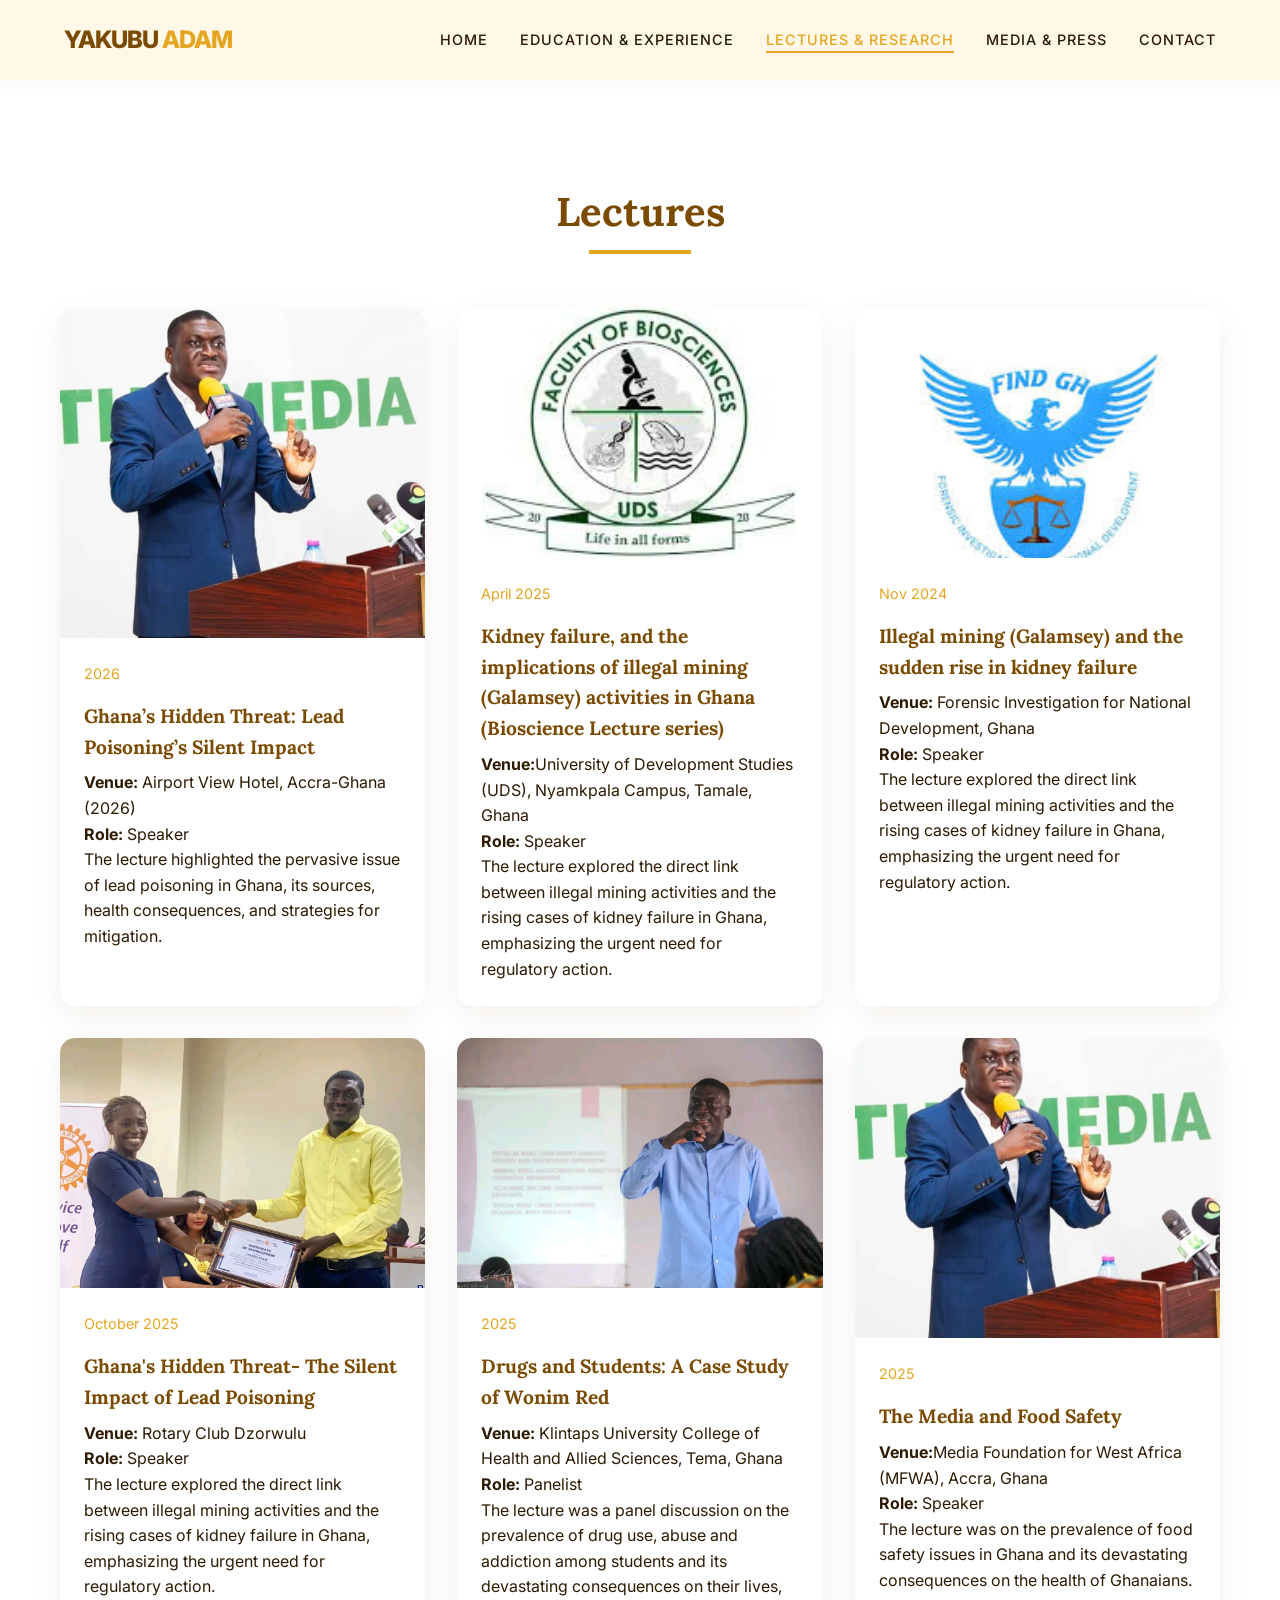
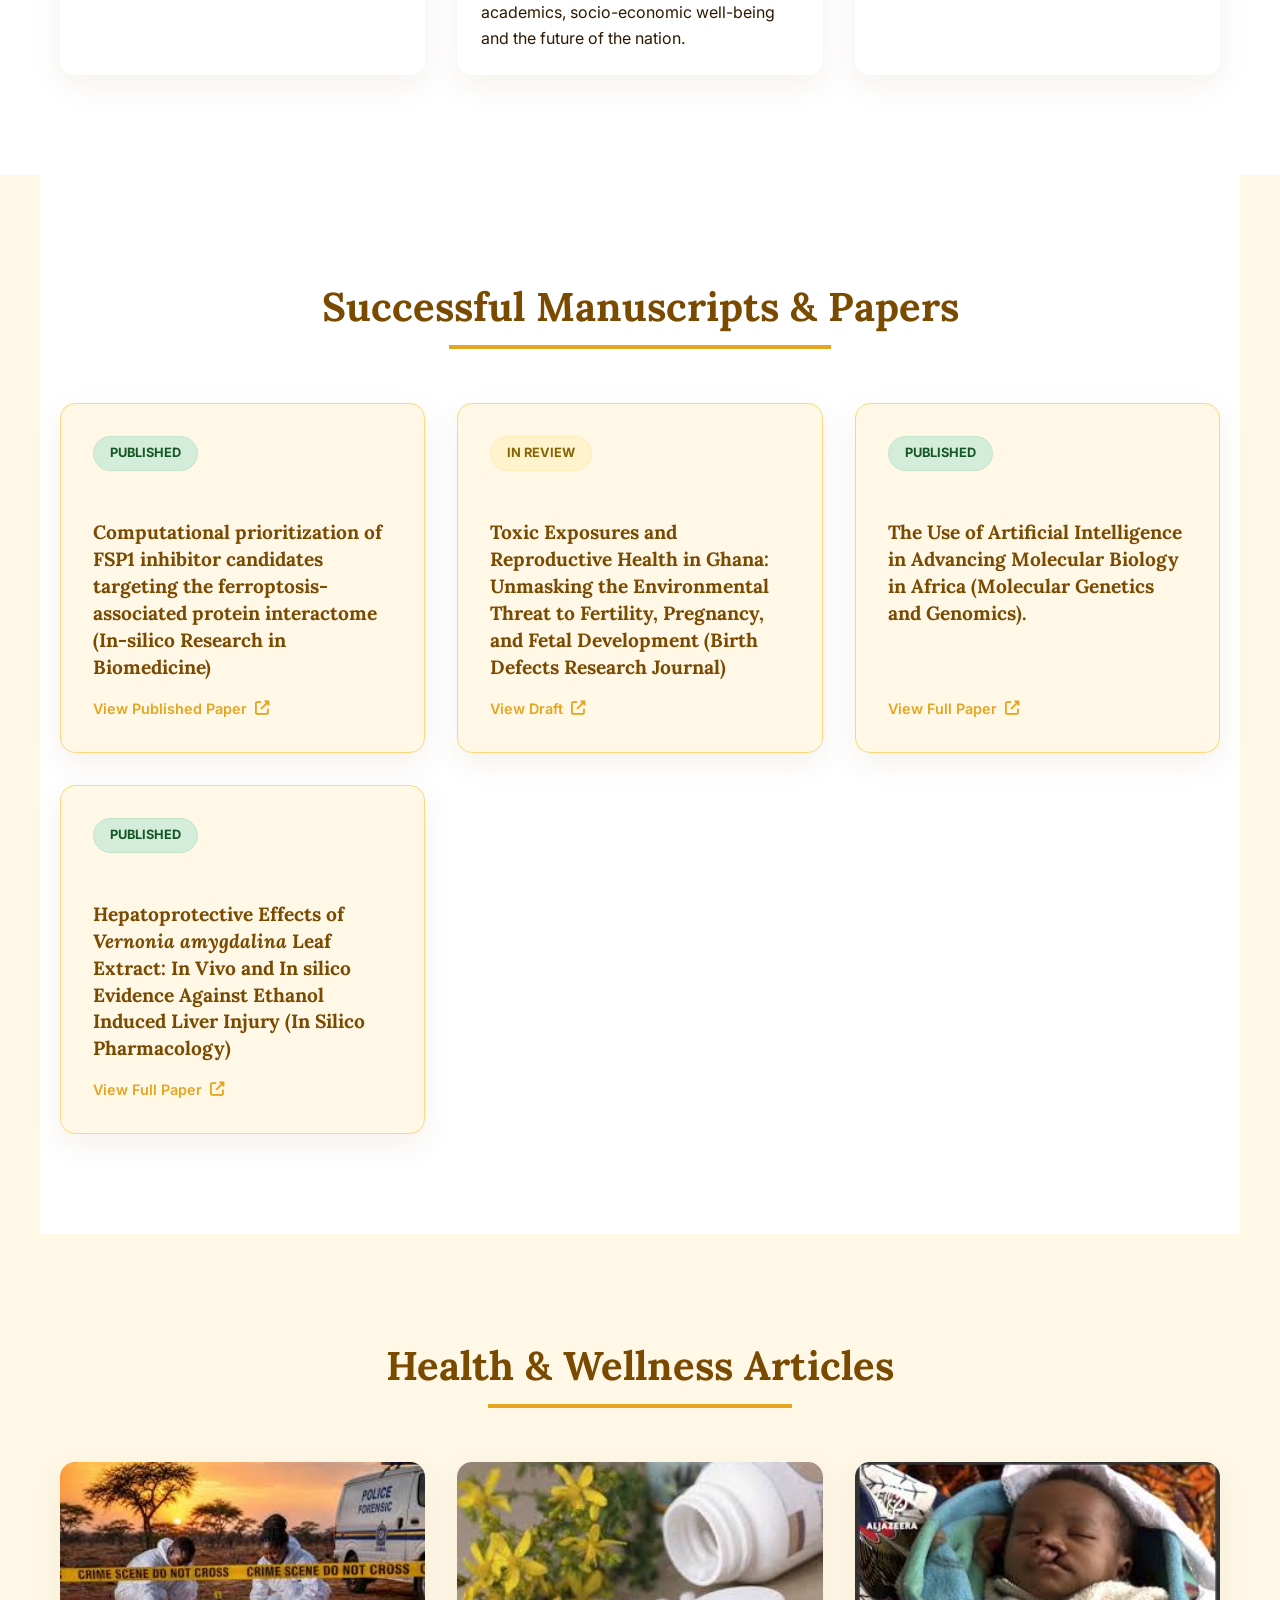
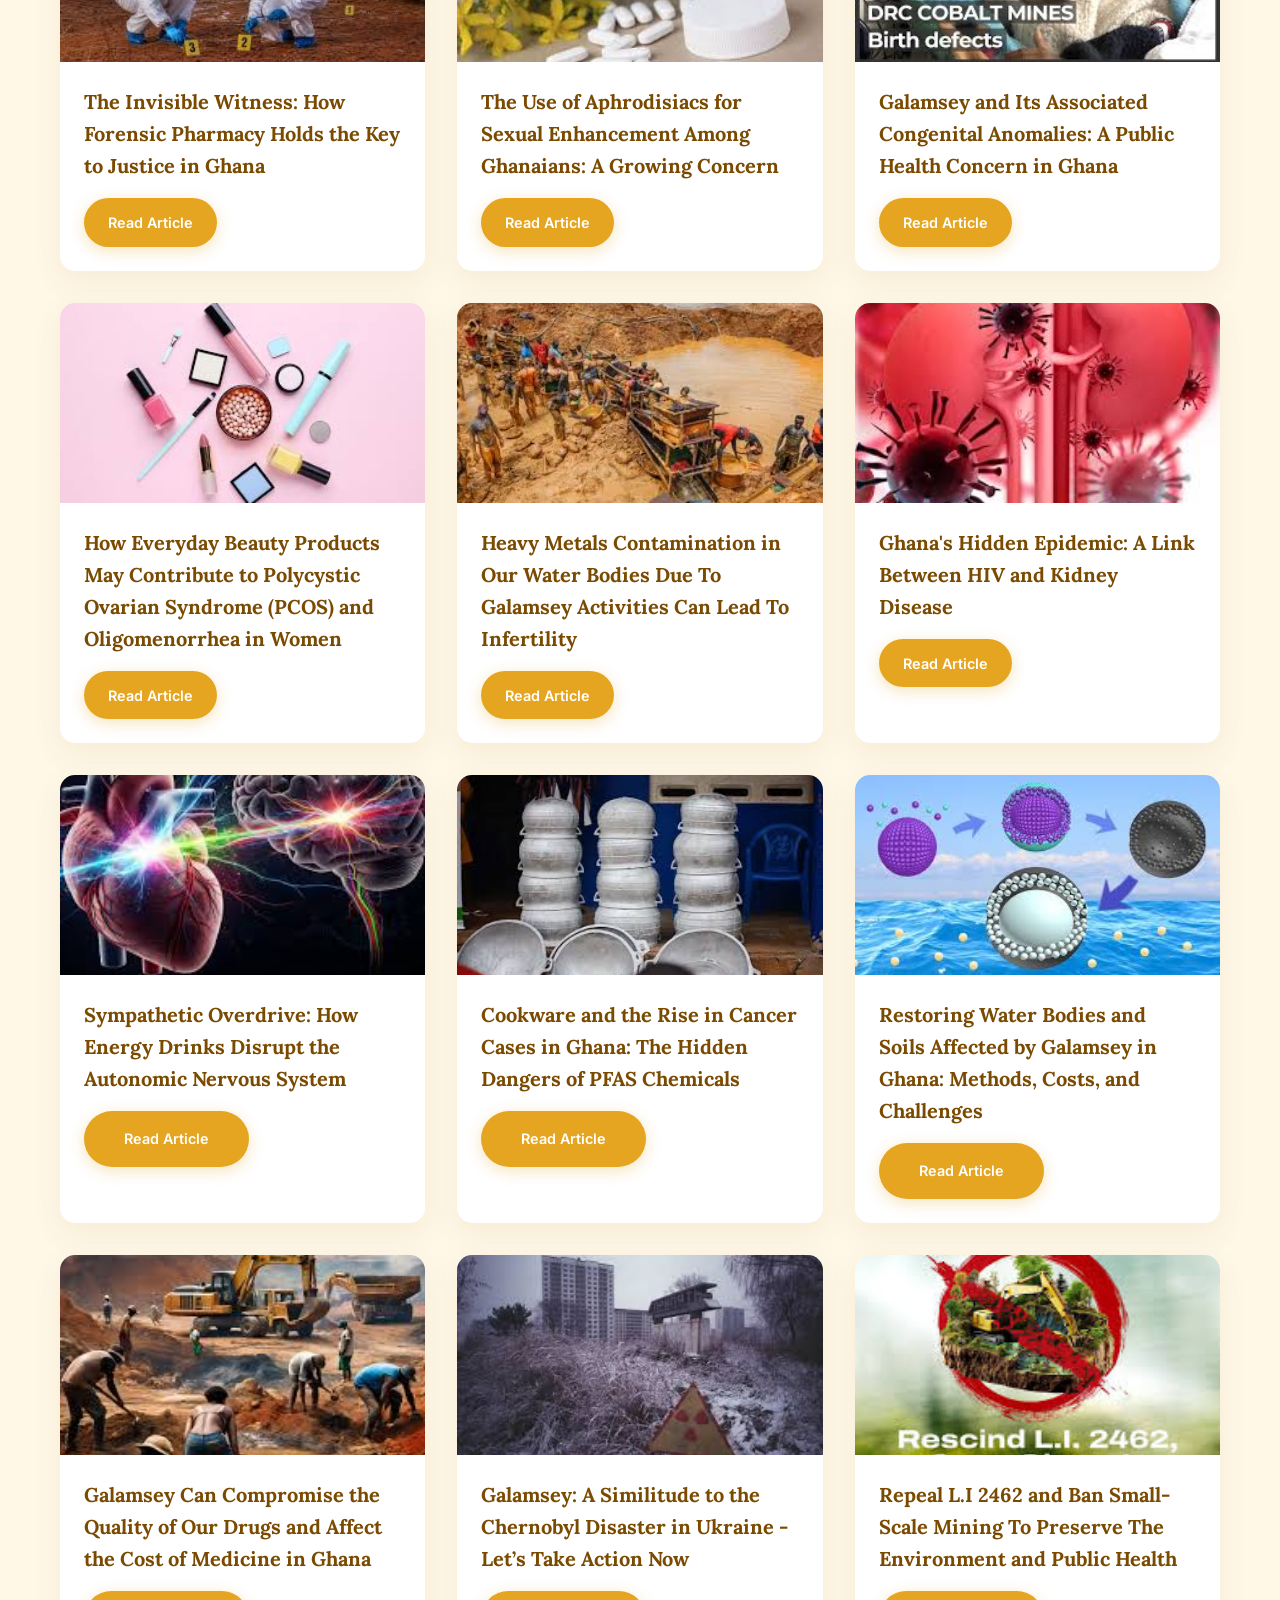
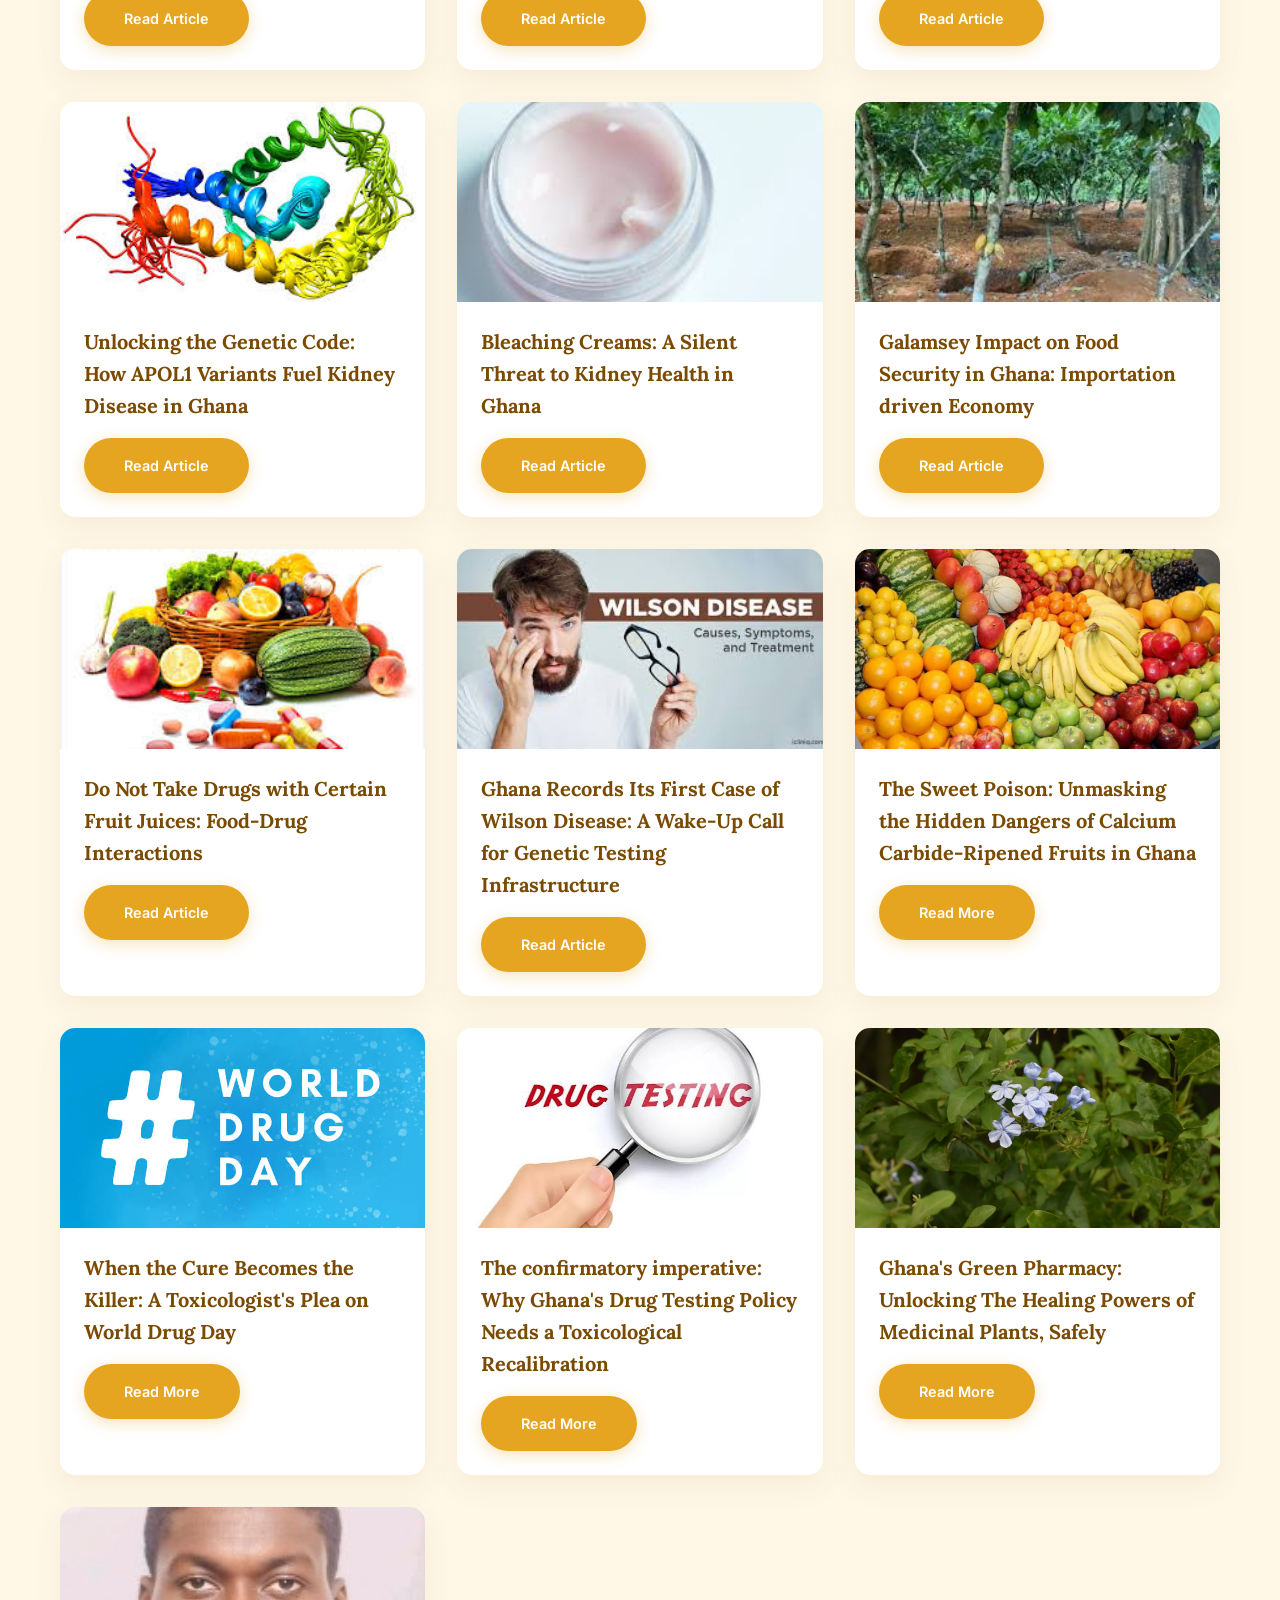
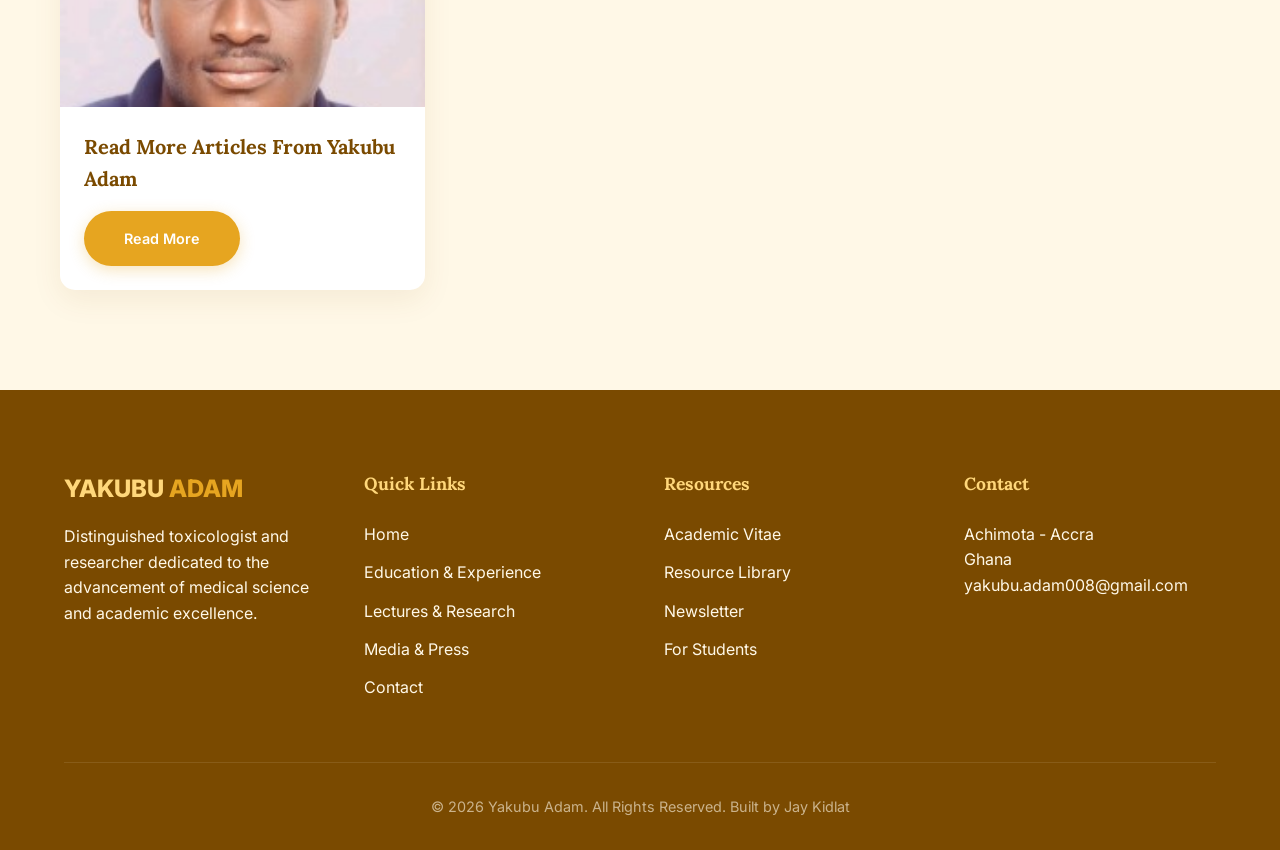
<file: lectures.html>
<!DOCTYPE html>
<html lang="en">

<head>
    <meta charset="UTF-8">
    <meta name="viewport" content="width=device-width, initial-scale=1.0">
    <meta name="description"
        content="Professional Portfolio - Lectures and Wellness Articles of Yakubu Adam.">
    <title>Lectures & Articles | Yakubu Adam</title>

    <!-- Google Fonts -->
    <link rel="preconnect" href="https://fonts.googleapis.com">
    <link rel="preconnect" href="https://fonts.gstatic.com" crossorigin>
    <link
        href="https://fonts.googleapis.com/css2?family=Inter:wght@400;500;600;700;800&family=Lora:ital,wght@0,400;0,700;1,400;1,700&display=swap"
        rel="stylesheet">

    <!-- Font Awesome (for icons) -->
    <link rel="stylesheet" href="https://cdnjs.cloudflare.com/ajax/libs/font-awesome/6.4.0/css/all.min.css">

    <!-- Custom CSS -->
    <link rel="stylesheet" href="style.css">
</head>

<body>

    <!-- Navigation -->
    <nav>
        <div class="nav-logo">YAKUBU <span style="color: var(--primary-gold);">ADAM</span></div>
        <div class="menu-toggle" id="mobile-menu">
            <i class="fas fa-bars"></i>
        </div>
        <ul class="nav-links">
            <li><a href="index.html#hero">Home</a></li>
            <li><a href="education.html#education">Education & Experience</a></li>
            <li><a href="lectures.html#lectures" class="active">Lectures & Research</a></li>
            <li><a href="media.html#videos">Media & Press</a></li>
            <li><a href="index.html#contact">Contact</a></li>
        </ul>
    </nav>

    <div style="margin-top: 80px;"></div>

    <!-- Lectures Section -->
    <section class="lectures" id="lectures"
        style="background: var(--white); width: 100vw; max-width: none; margin-left: calc(-50vw + 50%);">
        <div style="max-width: var(--container-width); margin: 0 auto; padding: 0 20px;">
            <div class="section-header reveal">
                <h2>Lectures</h2>
            </div>

            <div class="publications-grid reveal">
                <!-- Lecture 1 -->
                <div class="pub-card">
                    <img src="images/Profile.jpg" alt="Lecture Theme" class="pub-img" style="height: 330px;">
                    <div class="pub-content">
                        <span class="pub-year">2026</span>
                        <h3 class="pub-title">Ghana’s Hidden Threat: Lead Poisoning’s Silent Impact</h3>
                        <p><strong>Venue:</strong> Airport View Hotel, Accra-Ghana (2026)</p>
                        <p><strong>Role:</strong> Speaker</p>
                        <p>The lecture highlighted the pervasive issue of lead poisoning in Ghana, its sources, health consequences, and strategies for mitigation.</p>
                    </div>
                </div>
                <!-- Lecture 2 -->
                <div class="pub-card">
                    <img src="images/uds logo.png" alt="Lecture Theme" class="pub-img" style="height: 250px;">
                    <div class="pub-content">
                        <span class="pub-year">April 2025</span>
                        <h3 class="pub-title">Kidney failure, and the implications of illegal mining (Galamsey) activities in Ghana (Bioscience Lecture series)</h3>
                        <p><strong>Venue:</strong>University of Development Studies (UDS), Nyamkpala Campus, Tamale, Ghana</p>
                        <p><strong>Role:</strong> Speaker</p>
                        <p>The lecture explored the direct link between illegal mining activities and the rising cases of kidney failure in Ghana, emphasizing the urgent need for regulatory action.</p>
                    </div>
                </div>
                <!-- Lecture 3 -->
                <div class="pub-card">
                    <img src="images/find logo.jpg" alt="Lecture Theme" class="pub-img" style="height: 250px;">
                    <div class="pub-content">
                        <span class="pub-year">Nov 2024</span>
                        <h3 class="pub-title">Illegal mining (Galamsey) and the sudden rise in kidney failure </h3>
                        <p><strong>Venue:</strong> Forensic Investigation for National Development, Ghana</p>
                        <p><strong>Role:</strong> Speaker</p>
                        <p>The lecture explored the direct link between illegal mining activities and the rising cases of kidney failure in Ghana, emphasizing the urgent need for regulatory action.</p>
                    </div>
                </div>
               <!-- Lecture 4-->
            <div class="pub-card">
                <img src="images/Adam Yakubu.jpg" alt="Lecture Theme" class="pub-img" style="height: 250px;">
                <div class="pub-content">
                    <span class="pub-year">October 2025</span>
                    <h3 class="pub-title"> Ghana's Hidden Threat- The Silent Impact of Lead Poisoning </h3>
                    <p><strong>Venue:</strong> Rotary Club Dzorwulu</p>
                    <p><strong>Role:</strong> Speaker</p>
                    <p>The lecture explored the direct link between illegal mining activities and the rising cases of kidney failure in Ghana, emphasizing the urgent need for regulatory action.</p>
                </div>
            </div>

               <!-- Lecture 5 -->
               <div class="pub-card">
                <img src="images/Wonim Red.jpg" alt="Lecture Theme" class="pub-img" style="height: 250px;">
                <div class="pub-content">
                    <span class="pub-year">2025</span>
                    <h3 class="pub-title">Drugs and Students: A Case Study of Wonim Red </h3>
                    <p><strong>Venue:</strong> Klintaps University College of Health and Allied Sciences, Tema, Ghana</p>
                    <p><strong>Role:</strong> Panelist</p>
                    <p>The lecture was a panel discussion on the prevalence of drug use, abuse and addiction among students and its devastating consequences on their lives, academics, socio-economic well-being and the future of the nation.</p>
                </div>
            </div>

               <!-- Lecture 6 -->
               <div class="pub-card">
                <img src="images/Profile.jpg" alt="Lecture Theme" class="pub-img" style="height: 300px;">
                <div class="pub-content">
                    <span class="pub-year">2025</span>
                    <h3 class="pub-title">The Media and Food Safety</h3>
                    <p><strong>Venue:</strong>Media Foundation for West Africa (MFWA), Accra, Ghana</p>
                    <p><strong>Role:</strong> Speaker</p>
                    <p>The lecture was on the prevalence of food safety issues in Ghana and its devastating consequences on the health of Ghanaians.</p>
                </div>
            </div>

            
            </div>
        </div>
    </section>

    <!-- Successful Manuscripts Section -->
    <section class="manuscripts" id="manuscripts">
        <div style="max-width: var(--container-width); margin: 0 auto; padding: 0 20px;">
            <div class="section-header reveal">
                <h2>Successful Manuscripts & Papers</h2>
            </div>
            <div class="manuscript-grid reveal">
                <!-- Manuscript 1 -->
                <div class="manuscript-card">
                    <div class="manuscript-header">
                        <span class="manuscript-status status-published">Published</span>
                    </div>
                    <h3 class="manuscript-title">Computational prioritization of FSP1 inhibitor candidates targeting the ferroptosis-associated protein
interactome (In-silico Research in Biomedicine)</h3>
                    <a href="https://authors.elsevier.com/sd/article/S3050-7871(26)00411-7" target="_blank" class="manuscript-link">View Published Paper <i class="fas fa-external-link-alt"></i></a>
                </div>
                <!-- Manuscript 2 -->
                <div class="manuscript-card">
                    <div class="manuscript-header">
                        <span class="manuscript-status status-review">In Review</span>
                    </div>
                    <h3 class="manuscript-title">Toxic Exposures and Reproductive Health in Ghana: Unmasking the Environmental Threat to Fertility,
Pregnancy, and Fetal Development (Birth Defects Research Journal)</h3>
                    <a href="#" target="_blank" class="manuscript-link">View Draft <i class="fas fa-external-link-alt"></i></a>
                </div>
                <!-- Manuscript 3 -->
                <div class="manuscript-card">
                    <div class="manuscript-header">
                        <span class="manuscript-status status-published">Published</span>
                    </div>
                    <h3 class="manuscript-title">The Use of Artificial Intelligence in Advancing Molecular Biology in Africa (Molecular Genetics and
Genomics).</h3>
                    <a href="https://rdcu.be/fu19U" target="_blank" class="manuscript-link">View Full Paper <i class="fas fa-external-link-alt"></i></a>
                </div>

                <!-- Manuscript 4 -->
                <div class="manuscript-card">
                    <div class="manuscript-header">
                        <span class="manuscript-status status-published">Published</span>
                    </div>
                    <h3 class="manuscript-title">Hepatoprotective Effects of <i>Vernonia amygdalina</i> Leaf Extract: In Vivo and In silico Evidence Against Ethanol Induced Liver Injury (In Silico Pharmacology)</h3>
                    <a href="https://www.biorxiv.org/content/10.1101/2025.10.08.678638v1.full" target="_blank" class="manuscript-link">View Full Paper<i class="fas fa-external-link-alt"></i></a>
                </div>
            </div>
        </div>
    </section>

    <!-- Health Articles Section -->
    <section class="articles" id="articles">
        <div class="section-header reveal">
            <h2>Health & Wellness Articles</h2>
        </div>
        <div class="articles-grid">
            <!-- Article 1 -->
            <div class="article-card reveal">
                <img src="images/Forensic.jpg" alt="Article Image" class="article-img">
                <div class="article-content">
                    <h3 class="article-title">The Invisible Witness: How Forensic Pharmacy Holds the Key to Justice in Ghana</h3>
                    <a href="https://www.modernghana.com/news/1492562/the-invisible-witness-how-forensic-pharmacy-holds.html" target="blank" class="btn" style="padding: 0.8rem 1.5rem; font-size: 0.9rem;">Read Article</a>
                </div>
            </div>
            <!-- Article 2 -->
            <div class="article-card reveal" style="transition-delay: 0.1s;">
                <img src="images/aphrodisiac.jpg" alt="Article Image" class="article-img">
                <div class="article-content">
                    <h3 class="article-title">The Use of Aphrodisiacs for Sexual Enhancement Among Ghanaians: A Growing Concern</h3>
                    <a href="https://www.modernghana.com/news/1321012/the-use-of-aphrodisiacs-for-sexual-enhancement.html" target="bank" class="btn" style="padding: 0.8rem 1.5rem; font-size: 0.9rem;">Read Article</a>
                </div>
            </div>
            <!-- Article 3 -->
            <div class="article-card reveal" style="transition-delay: 0.2s;">
                <img src="images/congenital.jpg" alt="Article Image" class="article-img">
                <div class="article-content">
                    <h3 class="article-title">Galamsey and Its Associated Congenital Anomalies: A Public Health Concern in Ghana</h3>
                    <a href="https://www.modernghana.com/news/1335516/galamsey-and-its-associated-congenital-anomalies.html" target="blank" class="btn" style="padding: 0.8rem 1.5rem; font-size: 0.9rem;">Read Article</a>
                </div>
            </div>
            <!-- Article 4 -->
            <div class="article-card reveal">
                <img src="images/beauty.jpg" alt="Article Image" class="article-img">
                <div class="article-content">
                    <h3 class="article-title">How Everyday Beauty Products May Contribute to Polycystic Ovarian Syndrome (PCOS) and Oligomenorrhea in Women</h3>
                    <a href="https://www.modernghana.com/news/1374292/how-everyday-beauty-products-may-contribute-to.html" target="blank" class="btn" style="padding: 0.8rem 1.5rem; font-size: 0.9rem;">Read Article</a>
                </div>
            </div>
            <!-- Article 5 -->
            <div class="article-card reveal" style="transition-delay: 0.1s;">
                <img src="images/Galamsey.jpg" alt="Article Image" class="article-img">
                <div class="article-content">
                    <h3 class="article-title">Heavy Metals Contamination in Our Water Bodies Due To Galamsey Activities Can Lead To Infertility</h3>
                    <a href="https://www.modernghana.com/news/1338907/heavy-metals-contamination-in-our-water-bodies.html" target="blank" class="btn" style="padding: 0.8rem 1.5rem; font-size: 0.9rem;">Read Article</a>
                </div>
            </div>
            <!-- Article 6 -->
            <div class="article-card reveal" style="transition-delay: 0.2s;">
                <img src="images/kidney.jpg" alt="Article Image" class="article-img">
                <div class="article-content">
                    <h3 class="article-title">Ghana's Hidden Epidemic: A Link Between HIV and Kidney Disease</h3>
                    <a href="https://www.modernghana.com/news/1332078/ghanas-hidden-epidemic-a-link-between-hiv-and.html" target="blank" class="btn" style="padding: 0.8rem 1.5rem; font-size: 0.9rem;">Read Article</a>
                </div>
            </div>

            <!--Article 7-->
            <div class="article-card reveal" style="transition-delay: 0.2s;">
                <img src="images/energy drinks.jpg" alt="Article Image" class="article-img">
                <div class="article-content">
                    <h3 class="article-title">Sympathetic Overdrive: How Energy Drinks Disrupt the Autonomic Nervous System</h3>
                    <a href="https://www.modernghana.com/news/1419854/sympathetic-overdrive-how-energy-drinks-disrupt.html" target="blank" class="btn" style="padding: 0.8rem 1.5 rem; font-size: 0.9rem;">Read Article</a> 
                </div>
            </div>
            <!--Article 8-->
            <div class="article-card reveal" style="transition-delay: 0.2s;">
                <img src="images/cookware.jpg" alt="Article Image" class="article-img">
                <div class="article-content">
                    <h3 class="article-title">Cookware and the Rise in Cancer Cases in Ghana: The Hidden Dangers of PFAS Chemicals</h3>
                    <a href="https://www.modernghana.com/news/1395990/cookware-and-the-rise-in-cancer-cases-in-ghana.html" target="blank" class="btn" style="padding: 0.8rem 1.5 rem; font-size: 0.9rem;">Read Article</a> 
                </div>
            </div>
            
              <!--Article 9-->
            <div class="article-card reveal" style="transition-delay: 0.2s;">
                <img src="images/nanotechnology.jpg" alt="Article Image" class="article-img">
                <div class="article-content">
                    <h3 class="article-title">Restoring Water Bodies and Soils Affected by Galamsey in Ghana: Methods, Costs, and Challenges</h3>
                    <a href="https://www.modernghana.com/news/1350233/restoring-water-bodies-and-soils-affected-by-galam.html" target="blank" class="btn" style="padding: 0.8rem 1.5 rem; font-size: 0.9rem;">Read Article</a> 
                </div>
            </div>

              <!--Article 10-->
            <div class="article-card reveal" style="transition-delay: 0.2s;">
                <img src="images/compromise.jpg" alt="Article Image" class="article-img">
                <div class="article-content">
                    <h3 class="article-title">Galamsey Can Compromise the Quality of Our Drugs and Affect the Cost of Medicine in Ghana</h3>
                    <a href="https://www.modernghana.com/news/1345250/galamsey-can-compromise-the-quality-of-our-drugs.html" target="blank" class="btn" style="padding: 0.8rem 1.5 rem; font-size: 0.9rem;">Read Article</a> 
                </div>
            </div>

              <!--Article 11-->
            <div class="article-card reveal" style="transition-delay: 0.2s;">
                <img src="images/chernobyl.jpg" alt="Article Image" class="article-img">
                <div class="article-content">
                    <h3 class="article-title">Galamsey: A Similitude to the Chernobyl Disaster in Ukraine - Let’s Take Action Now</h3>
                    <a href="https://www.modernghana.com/news/1343878/galamsey-a-similitude-to-the-chernobyl-disaster.html" target="blank" class="btn" style="padding: 0.8rem 1.5 rem; font-size: 0.9rem;">Read Article</a> 
                </div>
            </div>

              <!--Article 12-->
            <div class="article-card reveal" style="transition-delay: 0.2s;">
                <img src="images/li 2462.jpg" alt="Article Image" class="article-img">
                <div class="article-content">
                    <h3 class="article-title">Repeal L.I 2462 and Ban Small-Scale Mining To Preserve The Environment and Public Health</h3>
                    <a href="https://www.modernghana.com/news/1340565/repeal-li-2462-and-ban-small-scale-mining-to-pres.html" target="blank" class="btn" style="padding: 0.8rem 1.5 rem; font-size: 0.9rem;">Read Article</a> 
                </div>
            </div>

              <!--Article 13-->
            <div class="article-card reveal" style="transition-delay: 0.2s;">
                <img src="images/APOL.jpg" alt="Article Image" class="article-img">
                <div class="article-content">
                    <h3 class="article-title">Unlocking the Genetic Code: How APOL1 Variants Fuel Kidney Disease in Ghana</h3>
                    <a href="https://www.modernghana.com/news/1329313/unlocking-the-genetic-code-how-apol1-variants.html" target="blank" class="btn" style="padding: 0.8rem 1.5 rem; font-size: 0.9rem;">Read Article</a> 
                </div>
            </div>

              <!--Article 14-->
            <div class="article-card reveal" style="transition-delay: 0.2s;">
                <img src="images/bleaching.jpg" alt="Article Image" class="article-img">
                <div class="article-content">
                    <h3 class="article-title">Bleaching Creams: A Silent Threat to Kidney Health in Ghana</h3>
                    <a href="https://www.modernghana.com/news/1325877/bleaching-creams-a-silent-threat-to-kidney-health.html" target="blank" class="btn" style="padding: 0.8rem 1.5 rem; font-size: 0.9rem;">Read Article</a> 
                </div>
            </div>

              <!--Article 15-->
            <div class="article-card reveal" style="transition-delay: 0.2s;">
                <img src="images/food security.jpg" alt="Article Image" class="article-img">
                <div class="article-content">
                    <h3 class="article-title">Galamsey Impact on Food Security in Ghana: Importation driven Economy</h3>
                    <a href="https://www.modernghana.com/news/1322748/galamsey-impact-on-food-security-in-ghana-importa.html" target="blank" class="btn" style="padding: 0.8rem 1.5 rem; font-size: 0.9rem;">Read Article</a> 
                </div>
            </div>

              <!--Article 16-->
            <div class="article-card reveal" style="transition-delay: 0.2s;">
                <img src="images/interaction.jpg" alt="Article Image" class="article-img">
                <div class="article-content">
                    <h3 class="article-title">Do Not Take Drugs with Certain Fruit Juices: Food-Drug Interactions</h3>
                    <a href="https://www.modernghana.com/news/1321529/do-not-take-drugs-with-certain-fruit-juices-food.html" target="blank" class="btn" style="padding: 0.8rem 1.5 rem; font-size: 0.9rem;">Read Article</a> 
                </div>
            </div>

              <!--Article 17-->
            <div class="article-card reveal" style="transition-delay: 0.2s;">
                <img src="images/wilson.jpg" alt="Article Image" class="article-img">
                <div class="article-content">
                    <h3 class="article-title">Ghana Records Its First Case of Wilson Disease: A Wake-Up Call for Genetic Testing Infrastructure</h3>
                    <a href="https://www.modernghana.com/news/1319607/ghana-records-its-first-case-of-wilson-disease.html" target="blank" class="btn" style="padding: 0.8rem 1.5 rem; font-size: 0.9rem;">Read Article</a> 
                </div>
            </div>

            <!-- Article 18 -->
            <div class="article-card reveal" style="transition-delay: 0.2s;">
                <img src="images/Sweet poison.jpg" alt="Article Image" class="article-img">
                <div class="article-content">
                    <h3 class="article-title">The Sweet Poison: Unmasking the Hidden Dangers of Calcium Carbide-Ripened Fruits in Ghana</h3>
                    <a href="https://www.modernghana.com/news/1504117/the-sweet-poison-unmasking-the-hidden-dangers.html" target="blank" class="btn" style="padding: 0.8rem 1.5 rem; font-size: 0.9rem;">Read More</a> 
                </div>
            </div>

            <!--Article 19-->
            <div class="article-card reveal" style="transition-delay: 0.2s;">
                <img src="images/Drug day.jpg" alt="Article Image" class="article-img">
                <div class="article-content">
                    <h3 class="article-title">When the Cure Becomes the Killer: A Toxicologist's Plea on World Drug Day</h3>
                    <a href="https://www.modernghana.com/news/1505608/when-the-cure-becomes-the-killer-a-toxicologists.html" target="blank" class="btn" style="padding: 0.8rem 1.5 rem; font-size: 0.9rem;">Read More</a> 
                </div>
            </div>

              <!--Article 18-->
            <div class="article-card reveal" style="transition-delay: 0.2s;">
                <img src="images/drug testing.jpg" alt="Article Image" class="article-img">
                <div class="article-content">
                    <h3 class="article-title">The confirmatory imperative: Why Ghana's Drug Testing Policy Needs a Toxicological Recalibration</h3>
                    <a href="https://www.modernghana.com/news/1516225/the-confirmatory-imperative-why-ghanas-drug-test.html" target="blank" class="btn" style="padding: 0.8rem 1.5 rem; font-size: 0.9rem;">Read More</a> 
                </div>
            </div>

            <!--Article 21-->
            <div class="article-card reveal" style="transition-delay: 0.2s;">
                <img src="images/Green Pharmacy.jpg" alt="Article Image" class="article-img">
                <div class="article-content">
                    <h3 class="article-title">Ghana's Green Pharmacy: Unlocking The Healing Powers of Medicinal Plants, Safely</h3>
                    <a href="https://www.modernghana.com/news/1535917/ghanas-green-pharmacy-unlocking-the-healing-powe.html" target="blank" class="btn" style="padding: 0.8rem 1.5 rem; font-size: 0.9rem;">Read More</a> 
                </div>
            </div>

            <!--Read More Articles-->
            <div class="article-card reveal" style="transition-delay: 0.2s;">
                <img src="images/Second.jpg" alt="Article Image" class="article-img">
                <div class="article-content">
                    <h3 class="article-title">Read More Articles From Yakubu Adam</h3>
                    <a href="https://www.ghanaweb.com/GhanaHomePage/features/columnist.php?S=Yakubu%20Adam" target="blank" class="btn" style="padding: 0.8rem 1.5 rem; font-size: 0.9rem;">Read More</a> 
                </div>
            </div>

        </div>
    </section>

    <!-- Footer -->
    <footer>
        <div class="footer-content">
            <div class="footer-info">
                <div class="footer-logo">YAKUBU <span style="color: var(--primary-gold);">ADAM</span></div>
                <p>Distinguished toxicologist and researcher dedicated to the advancement of medical science and
                    academic excellence.</p>
            </div>
            <div class="footer-links">
                <h4>Quick Links</h4>
                <ul>
                    <li><a href="index.html#hero">Home</a></li>
                    <li><a href="education.html#education">Education & Experience</a></li>
                    <li><a href="lectures.html#lectures">Lectures & Research</a></li>
                    <li><a href="media.html#videos">Media & Press</a></li>
                    <li><a href="index.html#contact">Contact</a></li>
                </ul>
            </div>
            <div class="footer-links">
                <h4>Resources</h4>
                <ul>
                    <li><a href="education.html">Academic Vitae</a></li>
                    <li><a href="media.html">Resource Library</a></li>
                    <li><a href="lectures.html">Newsletter</a></li>
                    <li><a href="media.html">For Students</a></li>
                </ul>
            </div>
            <div class="footer-links">
                <h4>Contact</h4>
                <p>Achimota - Accra<br>Ghana<br>yakubu.adam008@gmail.com</p>
            </div>
        </div>
        <div class="footer-bottom">
            <p>&copy; 2026 Yakubu Adam. All Rights Reserved. Built by Jay Kidlat</p>
        </div>
    </footer>

    <!-- Back to top -->
    <div class="back-to-top" id="backToTop">
        <i class="fas fa-arrow-up"></i>
    </div>

    <!-- Custom JS -->
    <script src="script.js"></script>
</body>

</html>
</file>
<file: style.css>
/* =========================================
   DESIGN SYSTEM & VARIABLES
   ========================================= */
:root {
    --bg-cream: #FFF8E7;
    --soft-gold: #FFD77A;
    --primary-gold: #E6A520;
    --dark-brown: #7A4A00;
    
    --text-main: #2D1A00;
    --text-muted: #523A1A;
    --white: #FFFFFF;
    
    --transition-smooth: all 0.4s cubic-bezier(0.165, 0.84, 0.44, 1);
    --shadow-soft: 0 10px 30px rgba(122, 74, 0, 0.08);
    --shadow-hover: 0 20px 40px rgba(122, 74, 0, 0.15);
    
    --container-width: 1200px;
    --section-padding: 100px 20px;
}

/* =========================================
   BASE STYLES
   ========================================= */
* {
    margin: 0;
    padding: 0;
    box-sizing: border-box;
    scroll-behavior: smooth;
}

body {
    font-family: 'Inter', sans-serif;
    background-color: var(--bg-cream);
    color: var(--text-main);
    line-height: 1.6;
    overflow-x: hidden;
}

h1, h2, h3, h4, .serif {
    font-family: 'Lora', serif;
    font-weight: 700;
    color: var(--dark-brown);
}

a {
    text-decoration: none;
    color: inherit;
    transition: var(--transition-smooth);
}

ul {
    list-style: disc;
    margin-left: 1.5rem;
}

.nav-links, .footer-links ul {
    list-style: none;
    margin-left: 0;
}

img {
    max-width: 100%;
    height: auto;
    display: block;
}

section {
    padding: var(--section-padding);
    max-width: var(--container-width);
    margin: 0 auto;
}

.reveal {
    opacity: 0;
    transform: translateY(30px);
    transition: var(--transition-smooth);
}

.reveal.active {
    opacity: 1;
    transform: translateY(0);
}

/* =========================================
   NAVBAR
   ========================================= */
nav {
    position: fixed;
    top: 0;
    width: 100%;
    height: 80px;
    background: rgba(255, 248, 231, 0.95);
    backdrop-filter: blur(10px);
    display: flex;
    justify-content: space-between;
    align-items: center;
    padding: 0 5%;
    z-index: 1000;
    box-shadow: 0 2px 15px rgba(122, 74, 0, 0.05);
}

.nav-logo {
    font-size: 1.5rem;
    font-weight: 800;
    color: var(--dark-brown);
    letter-spacing: -1px;
}

.nav-links {
    display: flex;
    gap: 2rem;
}

.nav-links a {
    font-weight: 500;
    font-size: 0.9rem;
    text-transform: uppercase;
    letter-spacing: 1px;
    position: relative;
}

.nav-links a::after {
    content: '';
    position: absolute;
    bottom: -5px;
    left: 0;
    width: 0;
    height: 2px;
    background: var(--primary-gold);
    transition: var(--transition-smooth);
}

.nav-links a:hover::after,
.nav-links a.active::after {
    width: 100%;
}

.nav-links a.active {
    color: var(--primary-gold);
}

.menu-toggle {
    display: none;
    cursor: pointer;
    font-size: 1.5rem;
    color: var(--dark-brown);
}

/* =========================================
   HERO SECTION
   ========================================= */
.hero {
    min-height: 100vh;
    display: flex;
    align-items: center;
    justify-content: space-between;
    gap: 4rem;
    padding-top: 120px;
}

.hero-content {
    flex: 1;
}

.hero-title {
    font-size: 3.5rem;
    line-height: 1.1;
    margin-bottom: 1.5rem;
}

.hero-subtitle {
    font-size: 1.25rem;
    color: var(--primary-gold);
    margin-bottom: 1rem;
    font-weight: 600;
    display: block;
}

.hero-text {
    font-size: 1.1rem;
    color: var(--text-muted);
    margin-bottom: 2.5rem;
    max-width: 500px;
}

.hero-image-container {
    flex: 1;
    position: relative;
    display: flex;
    justify-content: center;
    align-items: center;
}

.hero-image-wrapper {
    position: relative;
    display: inline-block;
    max-width: 450px;
    width: 100%;
}

.hero-image {
    width: 100%;
    height: auto;
    aspect-ratio: 1 / 1;
    object-fit: cover;
    border-radius: 20px;
    box-shadow: var(--shadow-soft);
    position: relative;
    z-index: 2;
    background: var(--soft-gold);
}

.hero-image-wrapper::before {
    content: '';
    position: absolute;
    width: 100%;
    height: 100%;
    background: var(--soft-gold);
    top: 20px;
    left: 20px;
    border-radius: 20px;
    z-index: 1;
}

.btn {
    display: inline-block;
    padding: 1rem 2.5rem;
    background: var(--primary-gold);
    color: var(--white);
    border-radius: 50px;
    font-weight: 600;
    border: none;
    cursor: pointer;
    transition: var(--transition-smooth);
    box-shadow: 0 4px 15px rgba(230, 165, 32, 0.3);
}

.btn:hover {
    background: var(--dark-brown);
    transform: translateY(-3px);
    box-shadow: 0 8px 25px rgba(122, 74, 0, 0.2);
}

/* =========================================
   ABOUT SECTION
   ========================================= */
.about-grid {
    display: grid;
    grid-template-columns: 1fr 1fr;
    gap: 4rem;
    align-items: center;
}

.about-highlights {
    display: grid;
    grid-template-columns: 1fr 1fr;
    gap: 1.5rem;
    margin-top: 2rem;
}

.highlight-card {
    background: var(--soft-gold);
    padding: 1.5rem;
    border-radius: 15px;
    transition: var(--transition-smooth);
}

.highlight-card:hover {
    transform: translateY(-10px);
    background: var(--white);
    box-shadow: var(--shadow-soft);
}

.highlight-card h3 {
    font-size: 1.2rem;
    margin-bottom: 0.5rem;
}

/* =========================================
   EDUCATION & EXPERIENCE TIMELINE
   ========================================= */
.section-header {
    text-align: center;
    margin-bottom: 4rem;
}

.section-header h2 {
    font-size: 2.5rem;
    position: relative;
    display: inline-block;
}

.section-header h2::after {
    content: '';
    position: absolute;
    width: 60%;
    height: 4px;
    background: var(--primary-gold);
    bottom: -10px;
    left: 20%;
}

.timeline {
    position: relative;
    max-width: 800px;
    margin: 0 auto;
}

.timeline-item {
    padding: 2rem;
    background: var(--white);
    border-radius: 15px;
    margin-bottom: 2rem;
    box-shadow: var(--shadow-soft);
    display: flex;
    gap: 2rem;
    transition: var(--transition-smooth);
    border-left: 5px solid var(--primary-gold);
}

.timeline-item:hover {
    transform: translateX(10px);
    box-shadow: var(--shadow-hover);
}

.timeline-img {
    width: 100px;
    height: 100px;
    object-fit: cover;
    border-radius: 10px;
    flex-shrink: 0;
}

.timeline-content h3 {
    font-size: 1.3rem;
    margin-bottom: 0.25rem;
}

.timeline-sub {
    font-weight: 600;
    color: var(--primary-gold);
}

.timeline-year {
    display: block;
    font-size: 0.9rem;
    color: var(--text-muted);
    margin-bottom: 1rem;
}

/* =========================================
   BOOKS & RESEARCH
   ========================================= */
.publications-tabs {
    display: flex;
    justify-content: center;
    gap: 1rem;
    margin-bottom: 3rem;
}

.tab-btn {
    padding: 0.8rem 2rem;
    background: var(--white);
    border: 2px solid var(--primary-gold);
    border-radius: 50px;
    cursor: pointer;
    font-weight: 600;
    transition: var(--transition-smooth);
}

.tab-btn.active {
    background: var(--primary-gold);
    color: var(--white);
}

.publications-grid {
    display: grid;
    grid-template-columns: repeat(auto-fill, minmax(280px, 1fr));
    gap: 2rem;
}

.pub-card {
    background: var(--white);
    border-radius: 15px;
    overflow: hidden;
    box-shadow: var(--shadow-soft);
    transition: var(--transition-smooth);
    display: flex;
    flex-direction: column;
}

.pub-card:hover {
    transform: translateY(-10px);
    box-shadow: var(--shadow-hover);
}

.pub-img {
    width: 100%;
    height: 350px;
    object-fit: cover;
}

.pub-content {
    padding: 1.5rem;
    flex-grow: 1;
    display: flex;
    flex-direction: column;
}

.pub-title {
    font-size: 1.2rem;
    margin-bottom: 0.5rem;
}

.pub-year {
    font-size: 0.9rem;
    color: var(--primary-gold);
    margin-bottom: 1rem;
}

.read-more {
    margin-top: auto;
    color: var(--dark-brown);
    font-weight: 700;
    font-size: 0.9rem;
    text-transform: uppercase;
    display: flex;
    align-items: center;
    gap: 0.5rem;
}

.read-more:hover {
    color: var(--primary-gold);
}

/* =========================================
   HEALTH ARTICLES
   ========================================= */
.articles-grid {
    display: grid;
    grid-template-columns: repeat(auto-fill, minmax(300px, 1fr));
    gap: 2rem;
}

.article-card {
    background: var(--white);
    border-radius: 15px;
    overflow: hidden;
    box-shadow: var(--shadow-soft);
    transition: var(--transition-smooth);
}

.article-card:hover {
    transform: translateY(-10px);
    box-shadow: var(--shadow-hover);
}

.article-img {
    width: 100%;
    height: 200px;
    object-fit: cover;
}

.article-content {
    padding: 1.5rem;
}

.article-title {
    font-size: 1.25rem;
    margin-bottom: 1rem;
}

.article-text {
    font-size: 0.95rem;
    color: var(--text-muted);
    margin-bottom: 1.5rem;
}

/* =========================================
   VIDEOS SECTION
   ========================================= */
.video-grid {
    display: grid;
    grid-template-columns: repeat(auto-fill, minmax(400px, 1fr));
    gap: 2.5rem;
}

.video-card {
    background: var(--white);
    border-radius: 20px;
    overflow: hidden;
    box-shadow: var(--shadow-soft);
    cursor: pointer;
}

.video-thumbnail {
    position: relative;
    height: 250px;
    background: #000;
    display: flex;
    align-items: center;
    justify-content: center;
}

.play-icon {
    width: 60px;
    height: 60px;
    background: var(--primary-gold);
    border-radius: 50%;
    display: flex;
    align-items: center;
    justify-content: center;
    color: var(--white);
    font-size: 1.5rem;
    transition: var(--transition-smooth);
}

.video-card:hover .play-icon {
    transform: scale(1.1);
    background: var(--dark-brown);
}

.video-card-content {
    padding: 1.5rem;
}

.video-meta {
    display: flex;
    align-items: center;
    gap: 10px;
    font-size: 0.9rem;
    color: var(--primary-gold);
    font-weight: 600;
    margin-bottom: 0.8rem;
    text-transform: uppercase;
    letter-spacing: 1px;
}

.video-meta-logo {
    height: 24px;
    width: auto;
    object-fit: contain;
}

/* Modal Styling */
.video-modal {
    position: fixed;
    top: 0;
    left: 0;
    width: 100%;
    height: 100%;
    background: rgba(45, 26, 0, 0.95);
    z-index: 2000;
    display: none;
    align-items: center;
    justify-content: center;
    padding: 2rem;
}

.modal-content {
    width: 100%;
    max-width: 900px;
    aspect-ratio: 16/9;
}

.modal-content iframe {
    width: 100%;
    height: 100%;
    border: none;
    border-radius: 10px;
}

.close-modal {
    position: absolute;
    top: 2rem;
    right: 2rem;
    color: var(--white);
    font-size: 2.5rem;
    cursor: pointer;
}

/* =========================================
   CONTACT SECTION
   ========================================= */
.contact-container {
    display: grid;
    grid-template-columns: 1fr 1.5fr;
    gap: 4rem;
}

.contact-info h3 {
    margin-bottom: 2rem;
    font-size: 1.8rem;
}

.info-item {
    display: flex;
    gap: 1rem;
    margin-bottom: 1.5rem;
}

.info-icon {
    color: var(--primary-gold);
    font-size: 1.2rem;
}

.social-links {
    display: flex;
    gap: 1rem;
    margin-top: 2rem;
}

.social-icon {
    width: 45px;
    height: 45px;
    background: var(--soft-gold);
    display: flex;
    align-items: center;
    justify-content: center;
    border-radius: 50%;
    font-size: 1.2rem;
    transition: var(--transition-smooth);
}

.social-icon:hover {
    background: var(--primary-gold);
    color: var(--white);
    transform: translateY(-5px);
}

.contact-form {
    background: var(--white);
    padding: 3rem;
    border-radius: 20px;
    box-shadow: var(--shadow-soft);
}

.form-group {
    margin-bottom: 1.5rem;
}

.form-group label {
    display: block;
    margin-bottom: 0.5rem;
    font-weight: 600;
    font-size: 0.9rem;
}

.form-group input,
.form-group textarea {
    width: 100%;
    padding: 1rem;
    border: 2px solid var(--bg-cream);
    border-radius: 10px;
    background: var(--bg-cream);
    font-family: inherit;
    transition: var(--transition-smooth);
}

.form-group input:focus,
.form-group textarea:focus {
    outline: none;
    border-color: var(--primary-gold);
    background: var(--white);
}

/* =========================================
   FOOTER
   ========================================= */
footer {
    background: var(--dark-brown);
    color: var(--bg-cream);
    padding: 5rem 5% 2rem;
}

.footer-content {
    display: grid;
    grid-template-columns: repeat(auto-fit, minmax(200px, 1fr));
    gap: 3rem;
    margin-bottom: 3rem;
    max-width: var(--container-width);
    margin-left: auto;
    margin-right: auto;
}

.footer-logo {
    font-size: 1.5rem;
    font-weight: 800;
    margin-bottom: 1rem;
    color: var(--soft-gold);
}

.footer-links h4 {
    color: var(--soft-gold);
    margin-bottom: 1.5rem;
    font-size: 1.1rem;
}

.footer-links ul li {
    margin-bottom: 0.8rem;
}

.footer-links a:hover {
    color: var(--primary-gold);
}

.footer-bottom {
    text-align: center;
    padding-top: 2rem;
    border-top: 1px solid rgba(255, 248, 231, 0.1);
    font-size: 0.9rem;
    color: rgba(255, 248, 231, 0.6);
}

/* =========================================
   COMPONENTS
   ========================================= */
.back-to-top {
    position: fixed;
    bottom: 30px;
    right: 30px;
    width: 50px;
    height: 50px;
    background: var(--primary-gold);
    color: var(--white);
    display: flex;
    align-items: center;
    justify-content: center;
    border-radius: 50%;
    cursor: pointer;
    z-index: 999;
    opacity: 0;
    visibility: hidden;
    transition: var(--transition-smooth);
    box-shadow: var(--shadow-hover);
}

.back-to-top.active {
    opacity: 1;
    visibility: visible;
}

/* =========================================
   RESPONSIVENESS
   ========================================= */
@media (max-width: 992px) {
    .hero {
        flex-direction: column-reverse;
        text-align: center;
        gap: 2rem;
    }
    
    .hero-text {
        margin: 0 auto 2.5rem;
    }
    
    .about-grid, .contact-container {
        grid-template-columns: 1fr;
    }
    
    .hero-title {
        font-size: 2.8rem;
    }
}

@media (max-width: 768px) {
    .nav-links {
        display: none;
        position: absolute;
        top: 80px;
        left: 0;
        width: 100%;
        background: var(--white);
        flex-direction: column;
        padding: 2rem;
        text-align: center;
        box-shadow: 0 10px 15px rgba(0,0,0,0.1);
    }
    
    .nav-links.active {
        display: flex;
    }
    
    .menu-toggle {
        display: block;
    }
    
    .video-grid {
        grid-template-columns: 1fr;
    }
    
    .timeline-item {
        flex-direction: column;
        align-items: center;
        text-align: center;
    }
    
    section {
        padding: 60px 20px;
    }
}

/* =========================================
   MANUSCRIPTS SECTION
   ========================================= */
.manuscripts {
    padding: 100px 0;
    background: var(--white);
}

.manuscript-grid {
    display: grid;
    grid-template-columns: repeat(auto-fill, minmax(350px, 1fr));
    gap: 2rem;
    margin-top: 3rem;
}

.manuscript-card {
    background: var(--bg-cream);
    padding: 2rem;
    border-radius: 15px;
    box-shadow: var(--shadow-soft);
    border: 1px solid var(--soft-gold);
    transition: var(--transition-smooth);
    display: flex;
    flex-direction: column;
    position: relative;
    overflow: hidden;
}

.manuscript-card:hover {
    transform: translateY(-10px);
    box-shadow: 0 15px 30px rgba(0, 0, 0, 0.1);
}

.manuscript-header {
    display: flex;
    align-items: center;
    gap: 1rem;
    margin-bottom: 1.5rem;
}

.manuscript-logo {
    width: 40px;
    height: 40px;
    object-fit: contain;
}

.manuscript-title {
    font-size: 1.2rem;
    line-height: 1.4;
    margin-bottom: 1rem;
    flex-grow: 1;
    color: var(--dark-brown);
    font-weight: 700;
}

.manuscript-status {
    display: inline-block;
    padding: 0.4rem 1rem;
    border-radius: 50px;
    font-size: 0.8rem;
    font-weight: 700;
    text-transform: uppercase;
    margin-bottom: 1.5rem;
    align-self: flex-start;
}

.status-published {
    background: #d4edda;
    color: #155724;
    border: 1px solid #c3e6cb;
}

.status-review {
    background: #fff3cd;
    color: #856404;
    border: 1px solid #ffeeba;
}

.manuscript-link {
    color: var(--primary-gold);
    text-decoration: none;
    font-weight: 600;
    display: flex;
    align-items: center;
    gap: 0.5rem;
    transition: color 0.3s;
    font-size: 0.9rem;
}

.manuscript-link:hover {
    color: var(--dark-brown);
}
</file>
